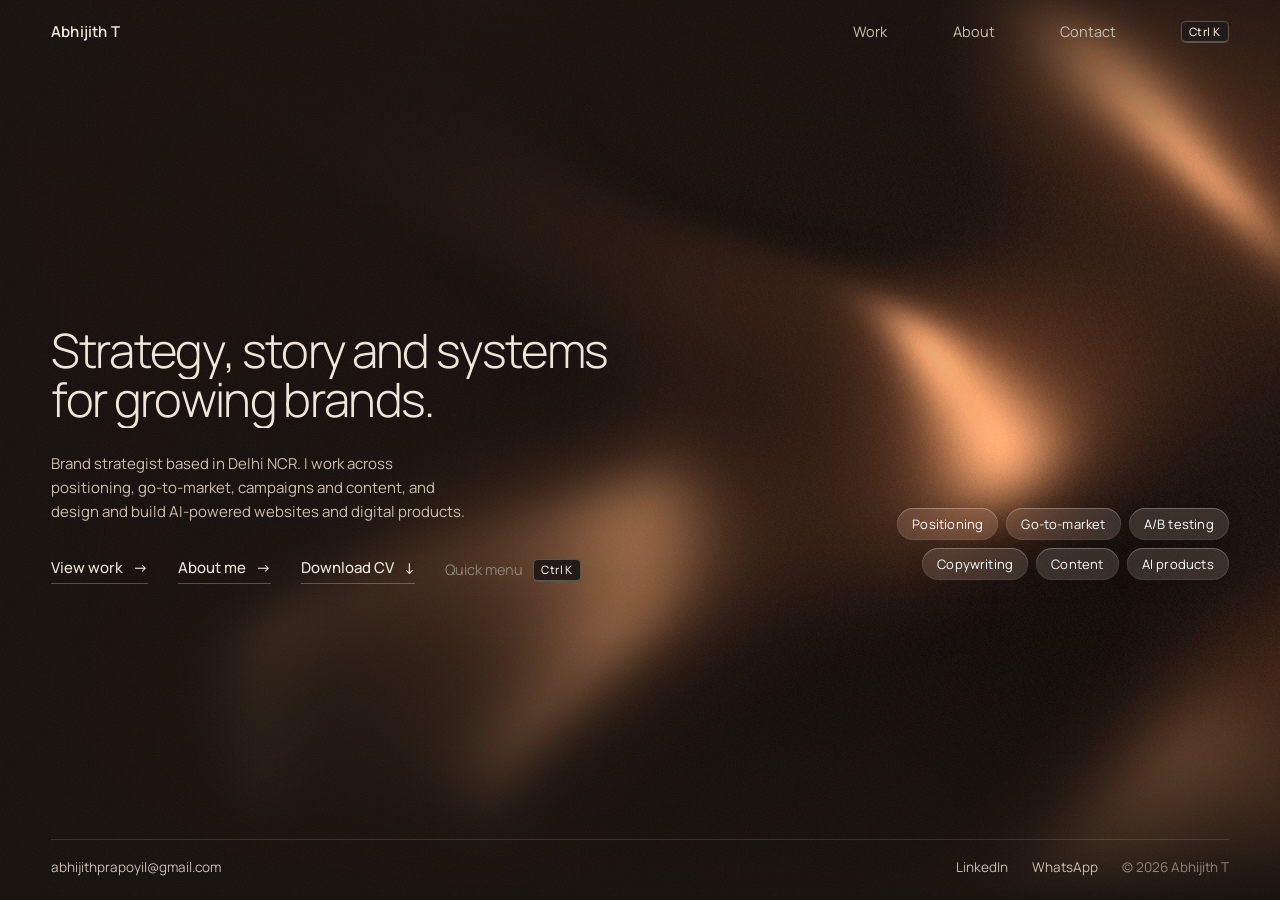
<file: index.html>
<!doctype html>
<html lang="en">
<head>
<meta charset="utf-8">
<meta name="viewport" content="width=device-width, initial-scale=1, viewport-fit=cover">
<meta name="theme-color" content="#16100C">
<meta name="color-scheme" content="dark">
<title>Abhijith T | Brand Strategist</title>
<meta name="description" content="Abhijith T is a brand strategist based in Delhi NCR, working across positioning, go-to-market, campaigns and content, and building AI-powered websites and digital products.">
<meta property="og:title" content="Abhijith T | Brand Strategist">
<meta property="og:description" content="Strategy, story and systems for growing brands.">
<meta property="og:type" content="website">
<link rel="icon" href="assets/favicon.svg" type="image/svg+xml">
<link rel="preconnect" href="https://fonts.googleapis.com">
<link rel="preconnect" href="https://fonts.gstatic.com" crossorigin>
<link href="https://fonts.googleapis.com/css2?family=Manrope:wght@200..700&display=swap" rel="stylesheet">
<link rel="stylesheet" href="styles.css">
</head>
<body>

<header class="nav" id="nav">
  <div class="wrap nav__in">
    <a href="index.html" class="mark">Abhijith T</a>
    <nav class="nav__links" aria-label="Main">
      <a href="work.html">Work</a>
      <a href="about.html">About</a>
      <a href="about.html#contact">Contact</a>
    </nav>
  </div>
</header>

<main id="top">

<section class="hero hero--home" data-silk-area>
  <canvas class="hero__silk" data-silk aria-hidden="true"></canvas>
  <div class="wrap hero__in">
    <div class="hero__text">
      <h1 class="hero__h1" data-vf><span><span>Strategy, story and systems</span></span><span><span>for growing brands.</span></span></h1>
      <p class="hero__sub">Brand strategist based in Delhi NCR. I work across positioning, go-to-market, campaigns and content, and design and build AI-powered websites and digital products.</p>
      <div class="hero__links">
        <a href="work.html" class="link">View work <span>&rarr;</span></a>
        <a href="about.html" class="link">About me <span>&rarr;</span></a>
        <a href="assets/abhijith-t-cv.pdf" class="link" download>Download CV <span>&darr;</span></a>
        <button class="cmdk-hint" type="button" data-cmdk>Quick menu <kbd data-kbd>Ctrl K</kbd></button>
      </div>
    </div>
    <div class="hero__tags" data-depth="18" aria-label="Focus areas">
      <span class="tag">Positioning</span><span class="tag">Go-to-market</span><span class="tag">A/B testing</span>
      <span class="tag">Copywriting</span><span class="tag">Content</span><span class="tag">AI products</span>
    </div>
  </div>
  <div class="wrap homebar">
    <a href="mailto:abhijithprapoyil@gmail.com">abhijithprapoyil@gmail.com</a>
    <span class="homebar__r"><a href="https://www.linkedin.com/in/abheijith" target="_blank" rel="noopener">LinkedIn</a><a href="https://wa.me/918848232086" target="_blank" rel="noopener">WhatsApp</a><span class="homebar__c">&copy; <span id="year">2026</span> Abhijith T</span></span>
  </div>
</section>

</main>

<script src="main.js"></script>
</body>
</html>
</file>
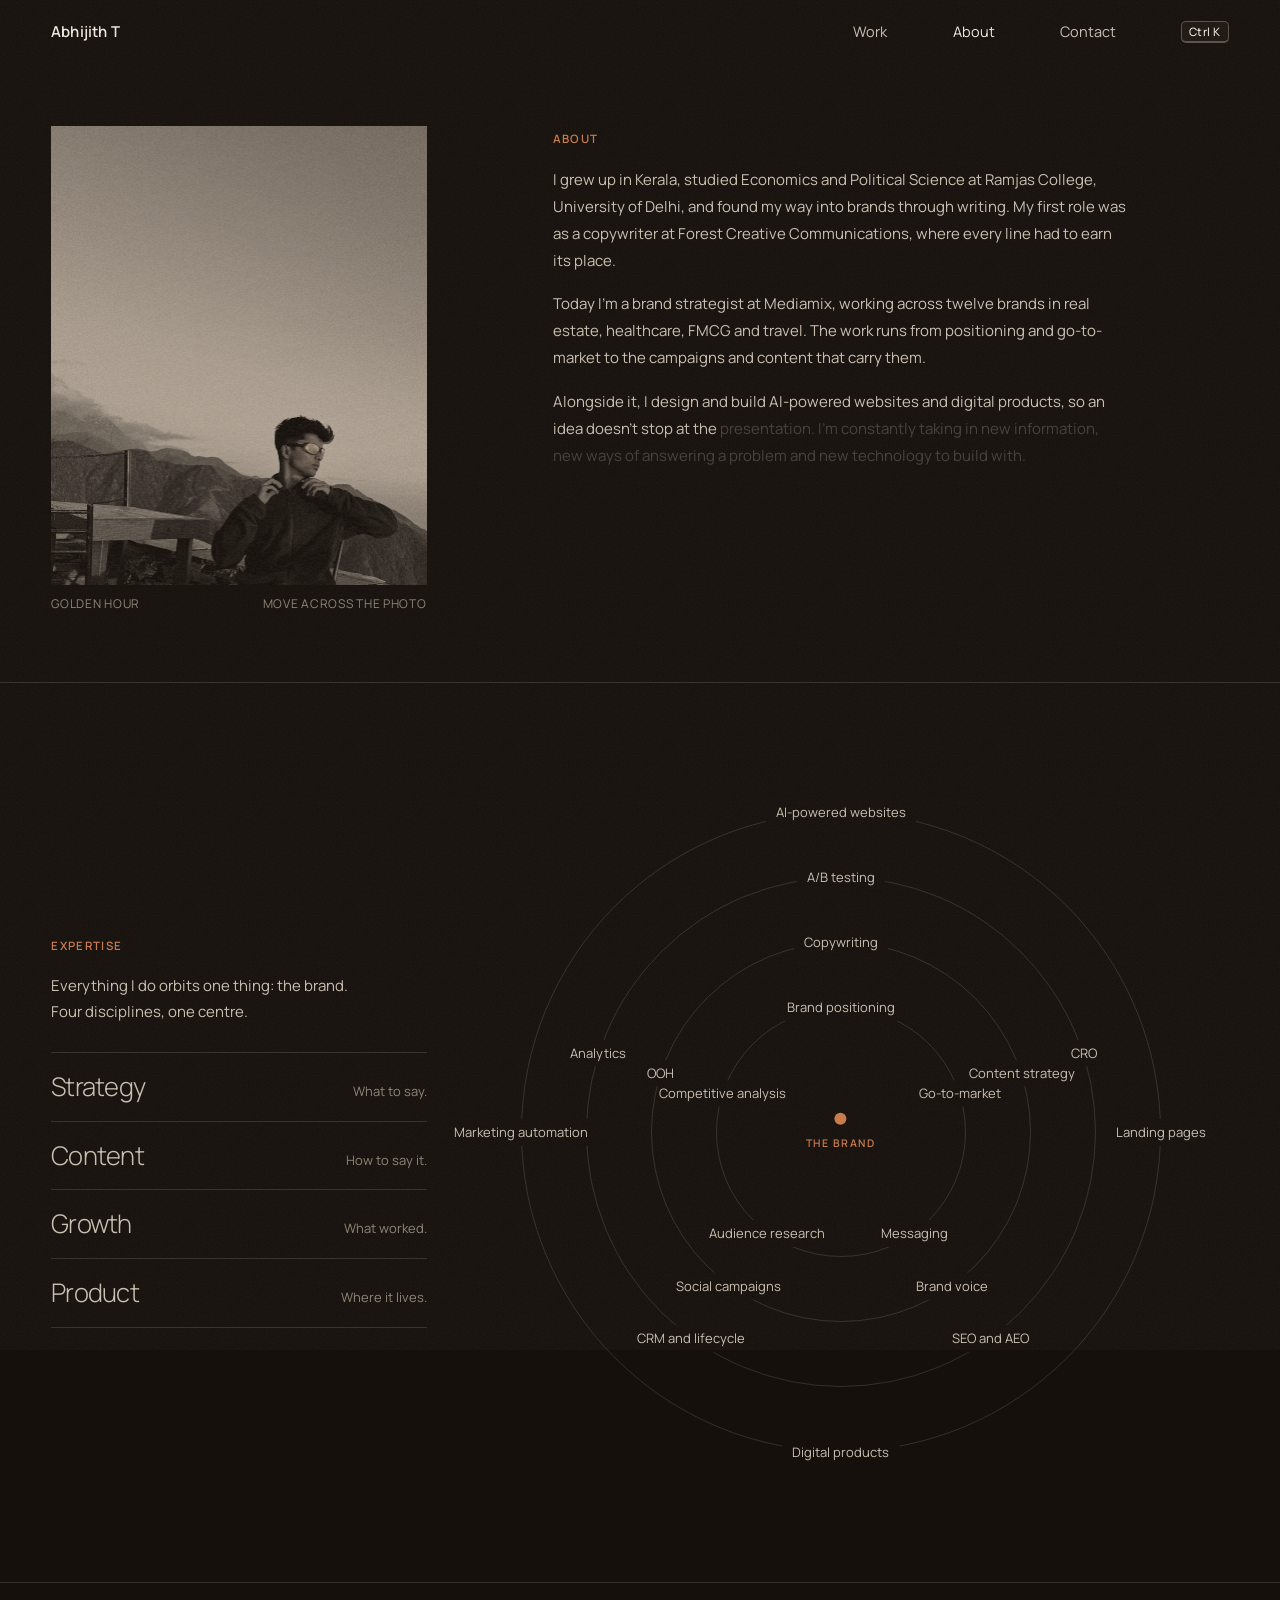
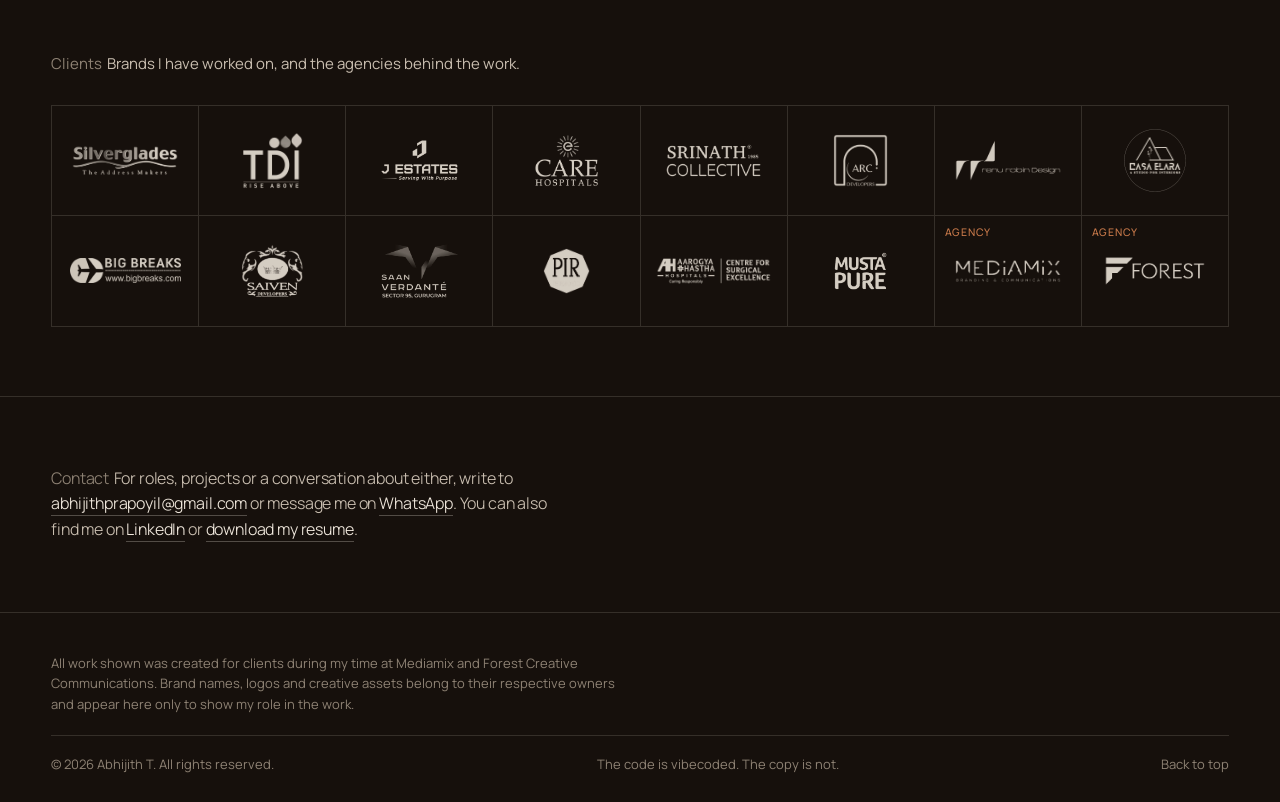
<file: about.html>
<!doctype html>
<html lang="en">
<head>
<meta charset="utf-8">
<meta name="viewport" content="width=device-width, initial-scale=1, viewport-fit=cover">
<meta name="theme-color" content="#16100C">
<meta name="color-scheme" content="dark">
<title>About | Abhijith T</title>
<meta name="description" content="Abhijith T is a brand strategist based in Delhi NCR, working across positioning, go-to-market, campaigns and content, and building AI-powered websites and digital products.">
<meta property="og:title" content="About | Abhijith T">
<meta property="og:description" content="Strategy, story and systems for growing brands.">
<meta property="og:type" content="website">
<link rel="icon" href="assets/favicon.svg" type="image/svg+xml">
<link rel="preconnect" href="https://fonts.googleapis.com">
<link rel="preconnect" href="https://fonts.gstatic.com" crossorigin>
<link href="https://fonts.googleapis.com/css2?family=Manrope:wght@200..700&display=swap" rel="stylesheet">
<link rel="stylesheet" href="styles.css">
</head>
<body>

<header class="nav is-stuck" id="nav">
  <div class="wrap nav__in">
    <a href="index.html" class="mark">Abhijith T</a>
    <nav class="nav__links" aria-label="Main">
      <a href="work.html">Work</a>
      <a href="about.html" aria-current="page">About</a>
      <a href="about.html#contact">Contact</a>
    </nav>
  </div>
</header>

<main id="top">

<section class="section page-first" id="about">
  <div class="wrap">
    <div class="grid about">
      <figure class="about__pic">
        <div class="light" data-light="assets/img/golden.jpg" style="--ar:704/860">
          <img src="assets/img/golden-tone.jpg" alt="Abhijith T at golden hour in the mountains" width="704" height="860" loading="lazy">
        </div>
        <figcaption><span>Golden hour</span><span class="light__hint" data-hint>Move across the photo</span></figcaption>
      </figure>
      <div class="about__text">
        <h2 class="about__lbl">About</h2>
        <div class="lit" data-lit>
          <p>I grew up in Kerala, studied Economics and Political Science at Ramjas College, University of Delhi, and found my way into brands through writing. My first role was as a copywriter at Forest Creative Communications, where every line had to earn its place.</p>
          <p>Today I'm a brand strategist at Mediamix, working across twelve brands in real estate, healthcare, FMCG and travel. The work runs from positioning and go-to-market to the campaigns and content that carry them.</p>
          <p>Alongside it, I design and build AI-powered websites and digital products, so an idea doesn't stop at the presentation. I'm constantly taking in new information, new ways of answering a problem and new technology to build with.</p>
        </div>
      </div>
    </div>
</section>

<section class="section xp2" id="expertise">
  <div class="wrap grid">
    <div class="xp2__side">
      <h2 class="about__lbl">Expertise</h2>
      <p class="xp2__intro">Everything I do orbits one thing: the brand. Four disciplines, one centre.</p>
      <ol class="xpl-list" data-legend>
        <li class="xpl" data-ring="0"><span class="xpl__n">Strategy</span><span class="xpl__l">What to say.</span><ul class="xpl__s"><li>Brand positioning</li><li>Go-to-market</li><li>Messaging</li><li>Audience research</li><li>Competitive analysis</li></ul></li>
        <li class="xpl" data-ring="1"><span class="xpl__n">Content</span><span class="xpl__l">How to say it.</span><ul class="xpl__s"><li>Copywriting</li><li>Content strategy</li><li>Brand voice</li><li>Social campaigns</li><li>OOH</li></ul></li>
        <li class="xpl" data-ring="2"><span class="xpl__n">Growth</span><span class="xpl__l">What worked.</span><ul class="xpl__s"><li>A/B testing</li><li>CRO</li><li>SEO and AEO</li><li>CRM and lifecycle</li><li>Analytics</li></ul></li>
        <li class="xpl" data-ring="3"><span class="xpl__n">Product</span><span class="xpl__l">Where it lives.</span><ul class="xpl__s"><li>AI-powered websites</li><li>Landing pages</li><li>Digital products</li><li>Marketing automation</li></ul></li>
      </ol>
    </div>
    <div class="xp2__main" aria-hidden="true">
      <div class="sys" data-sys>
        <div class="ring" data-ring="0" style="--r:125px;--n:5;--t:110s;--dir:normal;--cdir:reverse"><ul><li style="--i:0"><span><em>Brand positioning</em></span></li><li style="--i:1"><span><em>Go-to-market</em></span></li><li style="--i:2"><span><em>Messaging</em></span></li><li style="--i:3"><span><em>Audience research</em></span></li><li style="--i:4"><span><em>Competitive analysis</em></span></li></ul></div>
        <div class="ring" data-ring="1" style="--r:190px;--n:5;--t:150s;--dir:reverse;--cdir:normal"><ul><li style="--i:0"><span><em>Copywriting</em></span></li><li style="--i:1"><span><em>Content strategy</em></span></li><li style="--i:2"><span><em>Brand voice</em></span></li><li style="--i:3"><span><em>Social campaigns</em></span></li><li style="--i:4"><span><em>OOH</em></span></li></ul></div>
        <div class="ring" data-ring="2" style="--r:255px;--n:5;--t:190s;--dir:normal;--cdir:reverse"><ul><li style="--i:0"><span><em>A/B testing</em></span></li><li style="--i:1"><span><em>CRO</em></span></li><li style="--i:2"><span><em>SEO and AEO</em></span></li><li style="--i:3"><span><em>CRM and lifecycle</em></span></li><li style="--i:4"><span><em>Analytics</em></span></li></ul></div>
        <div class="ring" data-ring="3" style="--r:320px;--n:4;--t:230s;--dir:reverse;--cdir:normal"><ul><li style="--i:0"><span><em>AI-powered websites</em></span></li><li style="--i:1"><span><em>Landing pages</em></span></li><li style="--i:2"><span><em>Digital products</em></span></li><li style="--i:3"><span><em>Marketing automation</em></span></li></ul></div>
        <p class="sys__core"><i></i>The brand</p>
      </div>
    </div>
  </div>
</section>

<section class="section" id="clients">
  <div class="wrap">
    <h2 class="sr">Clients</h2>
    <p class="intro"><span class="lbl">Clients</span> Brands I have worked on, and the agencies behind the work.</p>
    <div class="wall reveal" id="wall">
      <figure style="--w:74%"><img src="assets/logos/mono/silverglades.png" alt="Silverglades"></figure>
      <figure style="--w:42%"><img src="assets/logos/mono/tdi.png" alt="TDI"></figure>
      <figure style="--w:54%"><img src="assets/logos/mono/j-estates.png" alt="J Estates"></figure>
      <figure style="--w:44%"><img src="assets/logos/mono/care.png" alt="CARE Hospitals"></figure>
      <figure style="--w:66%"><img src="assets/logos/mono/srinath-collective.png" alt="Srinath Collective"></figure>
      <figure style="--w:38%"><img src="assets/logos/mono/arc.png" alt="Arc Developers"></figure>
      <figure style="--w:74%"><img src="assets/logos/mono/rrd.png" alt="Renu Robin Design"></figure>
      <figure style="--w:44%"><img src="assets/logos/mono/casa-elara.png" alt="Casa Elara"></figure>
      <figure style="--w:76%"><img src="assets/logos/mono/big-breaks.png" alt="Big Breaks"></figure>
      <figure style="--w:43%"><img src="assets/logos/mono/saiven.png" alt="Saiven Developers"></figure>
      <figure style="--w:54%"><img src="assets/logos/mono/saan-verdante.png" alt="Saan Verdante"></figure>
      <figure style="--w:32%"><img src="assets/logos/mono/pir.png" alt="PIR"></figure>
      <figure style="--w:80%"><img src="assets/logos/mono/ahh.png" alt="Aarogya Hastha Hospitals"></figure>
      <figure style="--w:36%"><img src="assets/logos/mono/mustapure.png" alt="Mustapure"></figure>
      <figure class="ag" style="--w:74%"><img src="assets/logos/mono/mediamix.png" alt="Mediamix"></figure>
      <figure class="ag" style="--w:70%"><img src="assets/logos/mono/forest-creative.png" alt="Forest Creative Communications"></figure>
    </div>
  </div>
</section>

<section class="section" id="contact">
  <div class="wrap">
    <h2 class="sr">Contact</h2>
    <p class="say reveal"><span class="lbl">Contact</span> For roles, projects or a conversation about either, write to <a class="mail" id="mail" href="mailto:abhijithprapoyil@gmail.com">abhijithprapoyil@gmail.com</a> or message me on <a href="https://wa.me/918848232086" target="_blank" rel="noopener">WhatsApp</a>. You can also find me on <a href="https://www.linkedin.com/in/abheijith" target="_blank" rel="noopener">LinkedIn</a> or <a href="assets/abhijith-t-cv.pdf" download>download my resume</a>.</p>
  </div>
</section>

</main>

<footer class="foot">
  <div class="wrap">
    <p class="foot__note">All work shown was created for clients during my time at Mediamix and Forest Creative Communications. Brand names, logos and creative assets belong to their respective owners and appear here only to show my role in the work.</p>
    <div class="foot__bar">
      <span>&copy; <span id="year">2026</span> Abhijith T. All rights reserved.</span>
      <span>The code is vibecoded. The copy is not.</span>
      <a href="#top">Back to top</a>
    </div>
  </div>
</footer>

<div class="pill" id="pill" aria-hidden="true">Copy email</div>
<script src="main.js"></script>
</body>
</html>
</file>
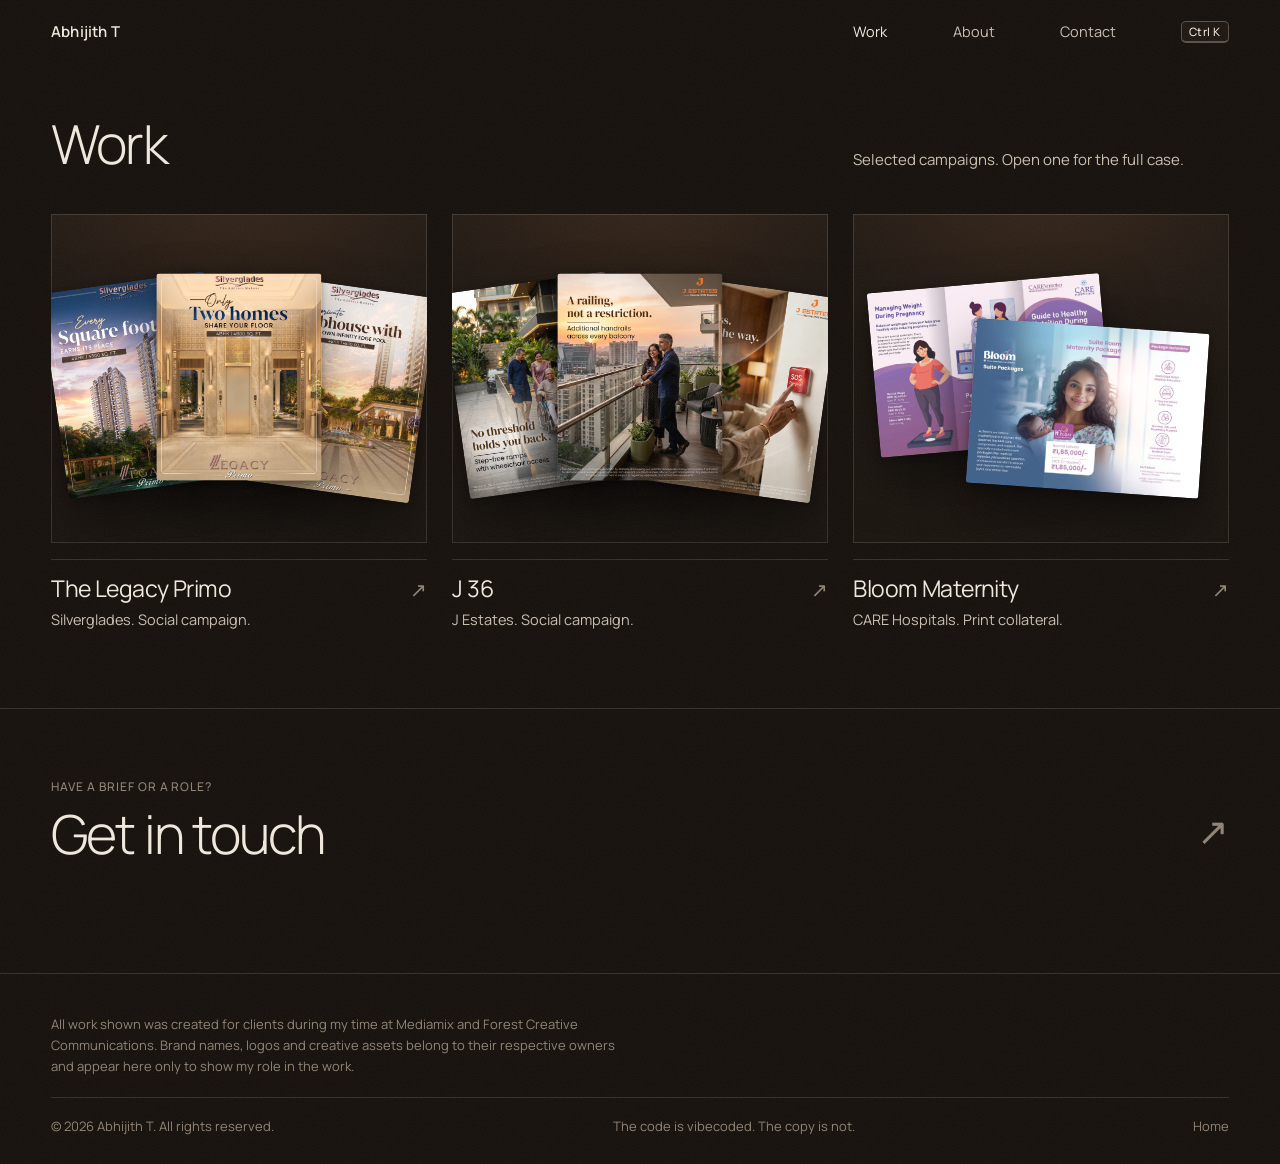
<file: work.html>
<!doctype html>
<html lang="en">
<head>
<meta charset="utf-8">
<meta name="viewport" content="width=device-width, initial-scale=1, viewport-fit=cover">
<meta name="theme-color" content="#16100C">
<meta name="color-scheme" content="dark">
<title>Work | Abhijith T</title>
<meta name="description" content="Selected campaigns by Abhijith T: The Legacy Primo, J 36 and Bloom Maternity.">
<link rel="icon" href="assets/favicon.svg" type="image/svg+xml">
<link rel="preconnect" href="https://fonts.googleapis.com">
<link rel="preconnect" href="https://fonts.gstatic.com" crossorigin>
<link href="https://fonts.googleapis.com/css2?family=Manrope:wght@200..700&display=swap" rel="stylesheet">
<link rel="stylesheet" href="styles.css">
</head>
<body>

<header class="nav is-stuck" id="nav">
  <div class="wrap nav__in">
    <a href="index.html" class="mark">Abhijith T</a>
    <nav class="nav__links" aria-label="Main">
      <a href="work.html" aria-current="page">Work</a>
      <a href="about.html">About</a>
      <a href="about.html#contact">Contact</a>
    </nav>
  </div>
</header>

<main>
<section class="page-top">
  <div class="wrap">
    <div class="shead">
      <h1>Work</h1>
      <p>Selected campaigns. Open one for the full case.</p>
    </div>

    <div class="works">
      <a class="wcard reveal" href="work/legacy-primo.html">
        <div class="wcard__art">
          <img src="assets/img/primo-1.webp" alt="" loading="lazy"><img src="assets/img/primo-2.webp" alt="" loading="lazy"><img src="assets/img/primo-5.webp" alt="" loading="lazy">
        </div>
        <div class="wcard__meta">
          <h2 class="wcard__title">The Legacy Primo</h2><span class="wcard__arrow" aria-hidden="true">&nearr;</span>
          <p class="wcard__sub">Silverglades. Social campaign.</p>
        </div>
      </a>

      <a class="wcard reveal" href="work/j-36.html">
        <div class="wcard__art">
          <img src="assets/img/j36-2.webp" alt="" loading="lazy"><img src="assets/img/j36-4.webp" alt="" loading="lazy"><img src="assets/img/j36-9.webp" alt="" loading="lazy">
        </div>
        <div class="wcard__meta">
          <h2 class="wcard__title">J 36</h2><span class="wcard__arrow" aria-hidden="true">&nearr;</span>
          <p class="wcard__sub">J Estates. Social campaign.</p>
        </div>
      </a>

      <a class="wcard reveal" href="work/care-hospitals.html">
        <div class="wcard__art wcard__art--wide">
          <img src="assets/img/care-2.jpg" alt="" loading="lazy"><img src="assets/img/care-1.jpg" alt="" loading="lazy">
        </div>
        <div class="wcard__meta">
          <h2 class="wcard__title">Bloom Maternity</h2><span class="wcard__arrow" aria-hidden="true">&nearr;</span>
          <p class="wcard__sub">CARE Hospitals. Print collateral.</p>
        </div>
      </a>
    </div>
  </div>
</section>

<section class="section" style="margin-top:clamp(52px,6vw,80px)">
  <div class="wrap">
    <a class="nextrow" href="about.html#contact" style="border-top:0;padding-top:0">
      <span><small class="cap">Have a brief or a role?</small><b>Get in touch</b></span>
      <span class="arr" aria-hidden="true">&nearr;</span>
    </a>
  </div>
</section>
</main>

<footer class="foot">
  <div class="wrap">
    <p class="foot__note">All work shown was created for clients during my time at Mediamix and Forest Creative Communications. Brand names, logos and creative assets belong to their respective owners and appear here only to show my role in the work.</p>
    <div class="foot__bar">
      <span>&copy; <span id="year">2026</span> Abhijith T. All rights reserved.</span>
      <span>The code is vibecoded. The copy is not.</span>
      <a href="index.html">Home</a>
    </div>
  </div>
</footer>

<script src="main.js"></script>
</body>
</html>
</file>
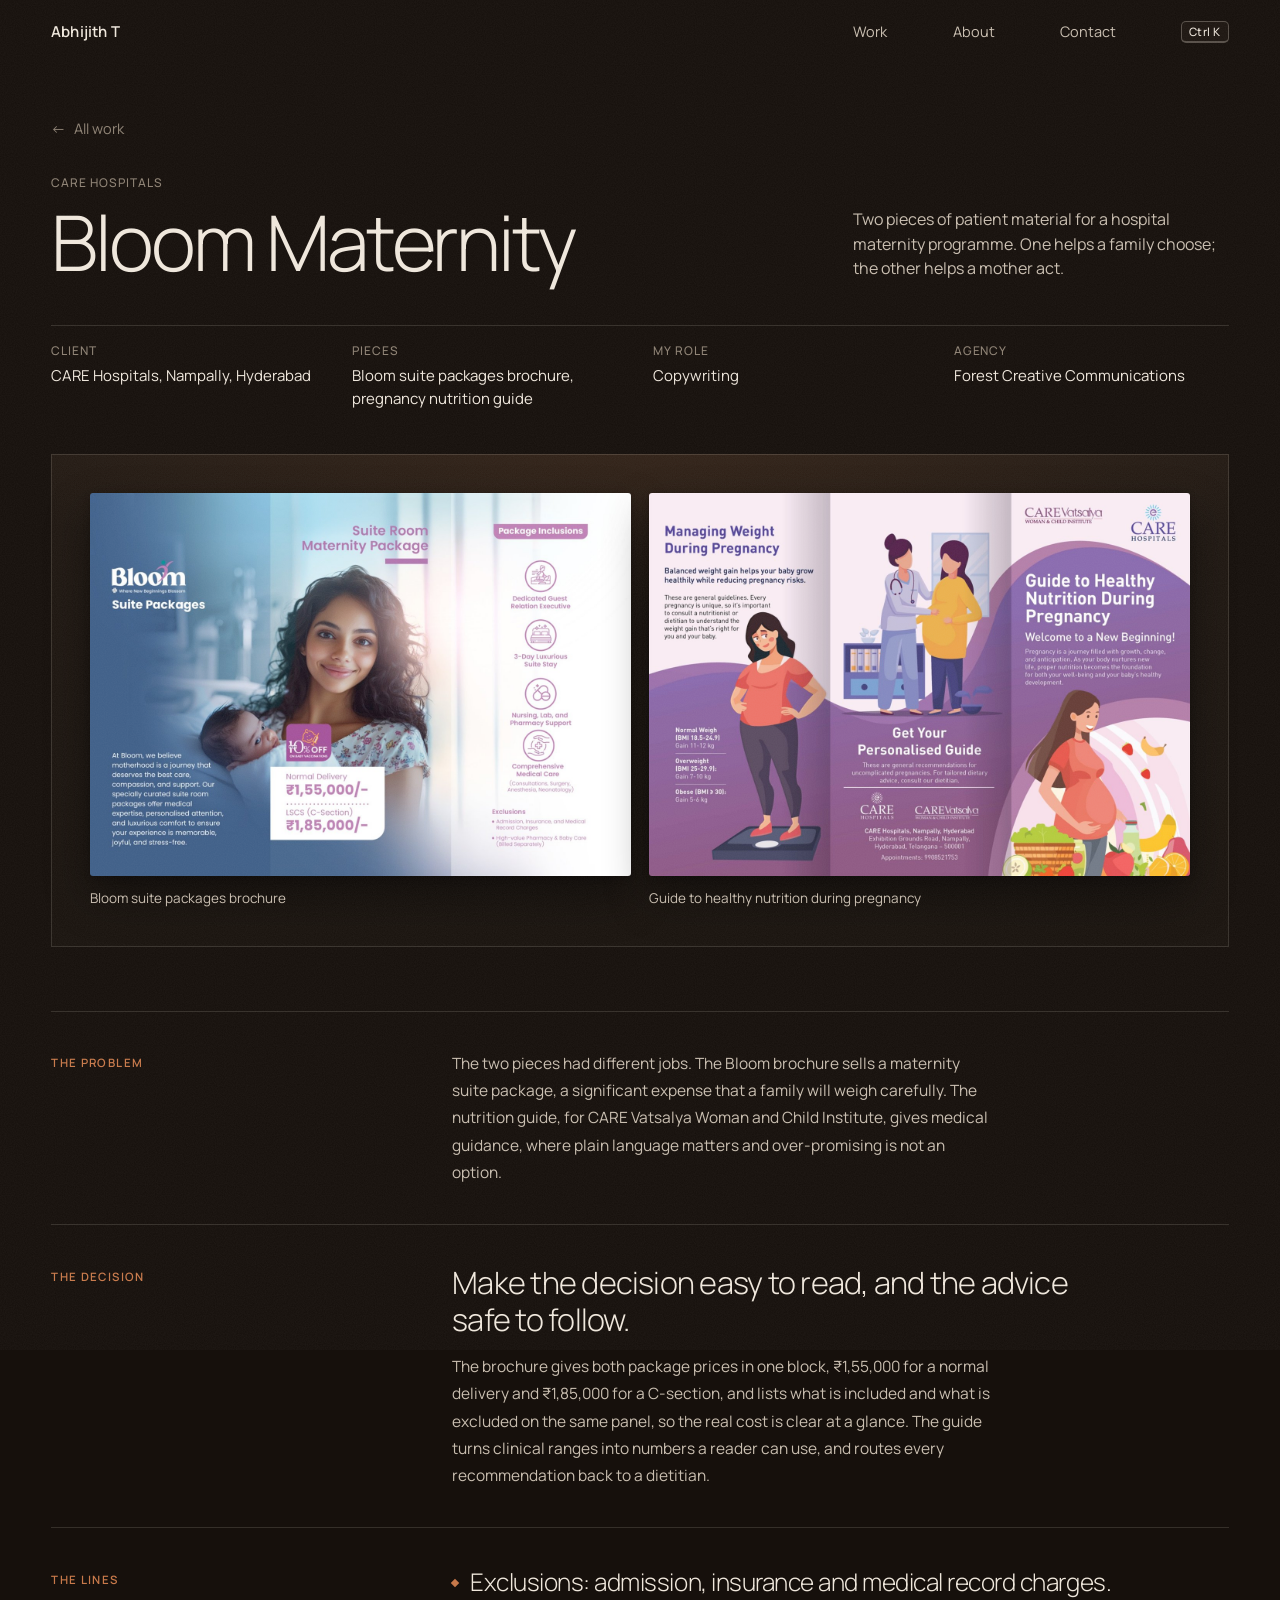
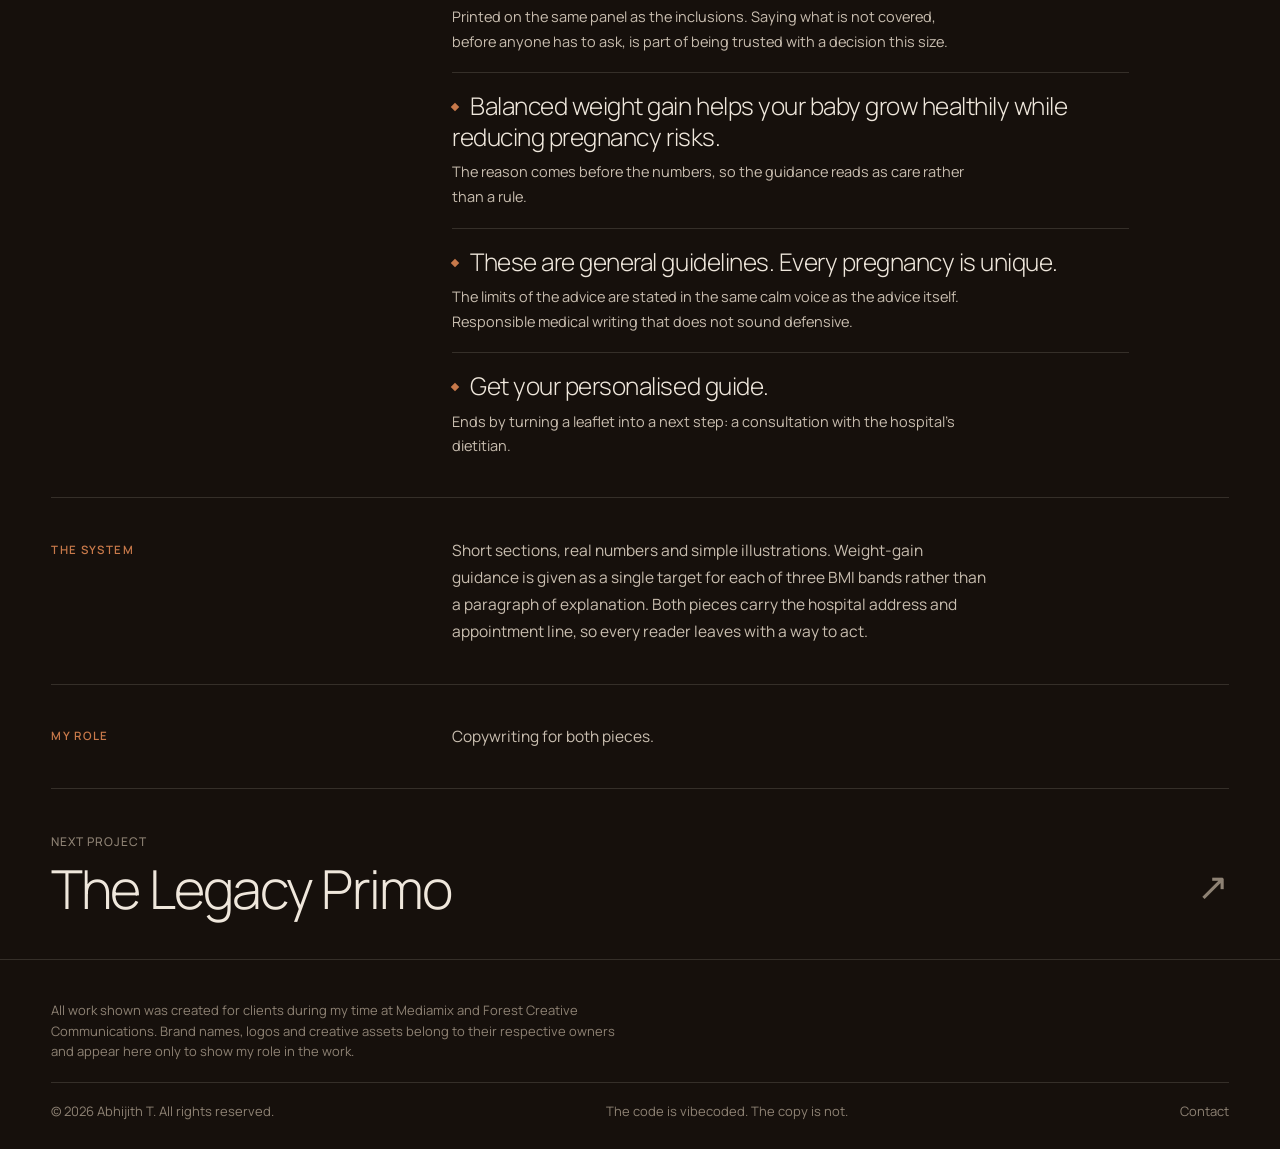
<file: work/care-hospitals.html>
<!doctype html>
<html lang="en">
<head>
<meta charset="utf-8">
<meta name="viewport" content="width=device-width, initial-scale=1, viewport-fit=cover">
<meta name="theme-color" content="#16100C">
<meta name="color-scheme" content="dark">
<title>Bloom Maternity, CARE Hospitals | Abhijith T</title>
<meta name="description" content="Two pieces of patient material for a hospital maternity programme: one helps a family choose, the other helps a mother act.">
<link rel="icon" href="../assets/favicon.svg" type="image/svg+xml">
<link rel="preconnect" href="https://fonts.googleapis.com">
<link rel="preconnect" href="https://fonts.gstatic.com" crossorigin>
<link href="https://fonts.googleapis.com/css2?family=Manrope:wght@200..700&display=swap" rel="stylesheet">
<link rel="stylesheet" href="../styles.css">
</head>
<body>

<header class="nav is-stuck" id="nav">
  <div class="wrap nav__in">
    <a href="../index.html" class="mark">Abhijith T</a>
    <nav class="nav__links" aria-label="Main">
      <a href="../work.html">Work</a>
      <a href="../about.html">About</a>
      <a href="../about.html#contact">Contact</a>
    </nav>
  </div>
</header>

<main>
<section class="case-hero">
  <div class="wrap">
    <a href="../work.html" class="backlink"><span aria-hidden="true">&larr;</span> All work</a>
    <div class="grid case-hero__top">
      <div>
        <p class="case-hero__client cap">CARE Hospitals</p>
        <h1 class="case-hero__title">Bloom Maternity</h1>
      </div>
      <p class="case-hero__lead">Two pieces of patient material for a hospital maternity programme. One helps a family choose; the other helps a mother act.</p>
    </div>
    <dl class="facts">
      <div><dt>Client</dt><dd>CARE Hospitals, Nampally, Hyderabad</dd></div>
      <div><dt>Pieces</dt><dd>Bloom suite packages brochure, pregnancy nutrition guide</dd></div>
      <div><dt>My role</dt><dd>Copywriting</dd></div>
      <div><dt>Agency</dt><dd>Forest Creative Communications</dd></div>
    </dl>
  </div>
</section>

<section>
  <div class="wrap">
    <div class="gallery gallery--wide" style="--cols:2">
      <div class="gallery__grid">
        <figure data-zoom><img src="../assets/img/care-1.jpg" alt="Bloom suite packages brochure" loading="lazy"><figcaption>Bloom suite packages brochure</figcaption></figure>
        <figure data-zoom><img src="../assets/img/care-2.jpg" alt="Guide to healthy nutrition during pregnancy" loading="lazy"><figcaption>Guide to healthy nutrition during pregnancy</figcaption></figure>
      </div>
    </div>
  </div>
</section>


<section class="cs">
  <div class="wrap">
    <div class="cs__row reveal"><h2 class="cs__label">The problem</h2><div class="cs__body"><p>The two pieces had different jobs. The Bloom brochure sells a maternity suite package, a significant expense that a family will weigh carefully. The nutrition guide, for CARE Vatsalya Woman and Child Institute, gives medical guidance, where plain language matters and over-promising is not an option.</p></div></div>
    <div class="cs__row reveal"><h2 class="cs__label">The decision</h2><div class="cs__body"><p class="cs__pull">Make the decision easy to read, and the advice safe to follow.</p><p>The brochure gives both package prices in one block, &#8377;1,55,000 for a normal delivery and &#8377;1,85,000 for a C-section, and lists what is included and what is excluded on the same panel, so the real cost is clear at a glance. The guide turns clinical ranges into numbers a reader can use, and routes every recommendation back to a dietitian.</p></div></div>
    <div class="cs__row reveal"><h2 class="cs__label">The lines</h2><div class="cs__body"><ol class="cs__lines"><li><q>Exclusions: admission, insurance and medical record charges.</q><p>Printed on the same panel as the inclusions. Saying what is not covered, before anyone has to ask, is part of being trusted with a decision this size.</p></li><li><q>Balanced weight gain helps your baby grow healthily while reducing pregnancy risks.</q><p>The reason comes before the numbers, so the guidance reads as care rather than a rule.</p></li><li><q>These are general guidelines. Every pregnancy is unique.</q><p>The limits of the advice are stated in the same calm voice as the advice itself. Responsible medical writing that does not sound defensive.</p></li><li><q>Get your personalised guide.</q><p>Ends by turning a leaflet into a next step: a consultation with the hospital's dietitian.</p></li></ol></div></div>
    <div class="cs__row reveal"><h2 class="cs__label">The system</h2><div class="cs__body"><p>Short sections, real numbers and simple illustrations. Weight-gain guidance is given as a single target for each of three BMI bands rather than a paragraph of explanation. Both pieces carry the hospital address and appointment line, so every reader leaves with a way to act.</p></div></div>
    <div class="cs__row reveal"><h2 class="cs__label">My role</h2><div class="cs__body"><p>Copywriting for both pieces.</p></div></div>
  </div>
</section>


<section>
  <div class="wrap">
    <a class="nextrow" href="legacy-primo.html">
      <span><small class="cap">Next project</small><b>The Legacy Primo</b></span>
      <span class="arr" aria-hidden="true">&nearr;</span>
    </a>
  </div>
</section>
</main>

<footer class="foot">
  <div class="wrap">
    <p class="foot__note">All work shown was created for clients during my time at Mediamix and Forest Creative Communications. Brand names, logos and creative assets belong to their respective owners and appear here only to show my role in the work.</p>
    <div class="foot__bar">
      <span>&copy; <span id="year">2026</span> Abhijith T. All rights reserved.</span>
      <span>The code is vibecoded. The copy is not.</span>
      <a href="../about.html#contact">Contact</a>
    </div>
  </div>
</footer>

<div class="lightbox" id="lightbox" role="dialog" aria-modal="true" aria-label="Image preview" hidden>
  <button class="lightbox__close" aria-label="Close">Close</button>
  <img alt="">
</div>
<script src="../main.js"></script>
</body>
</html>
</file>
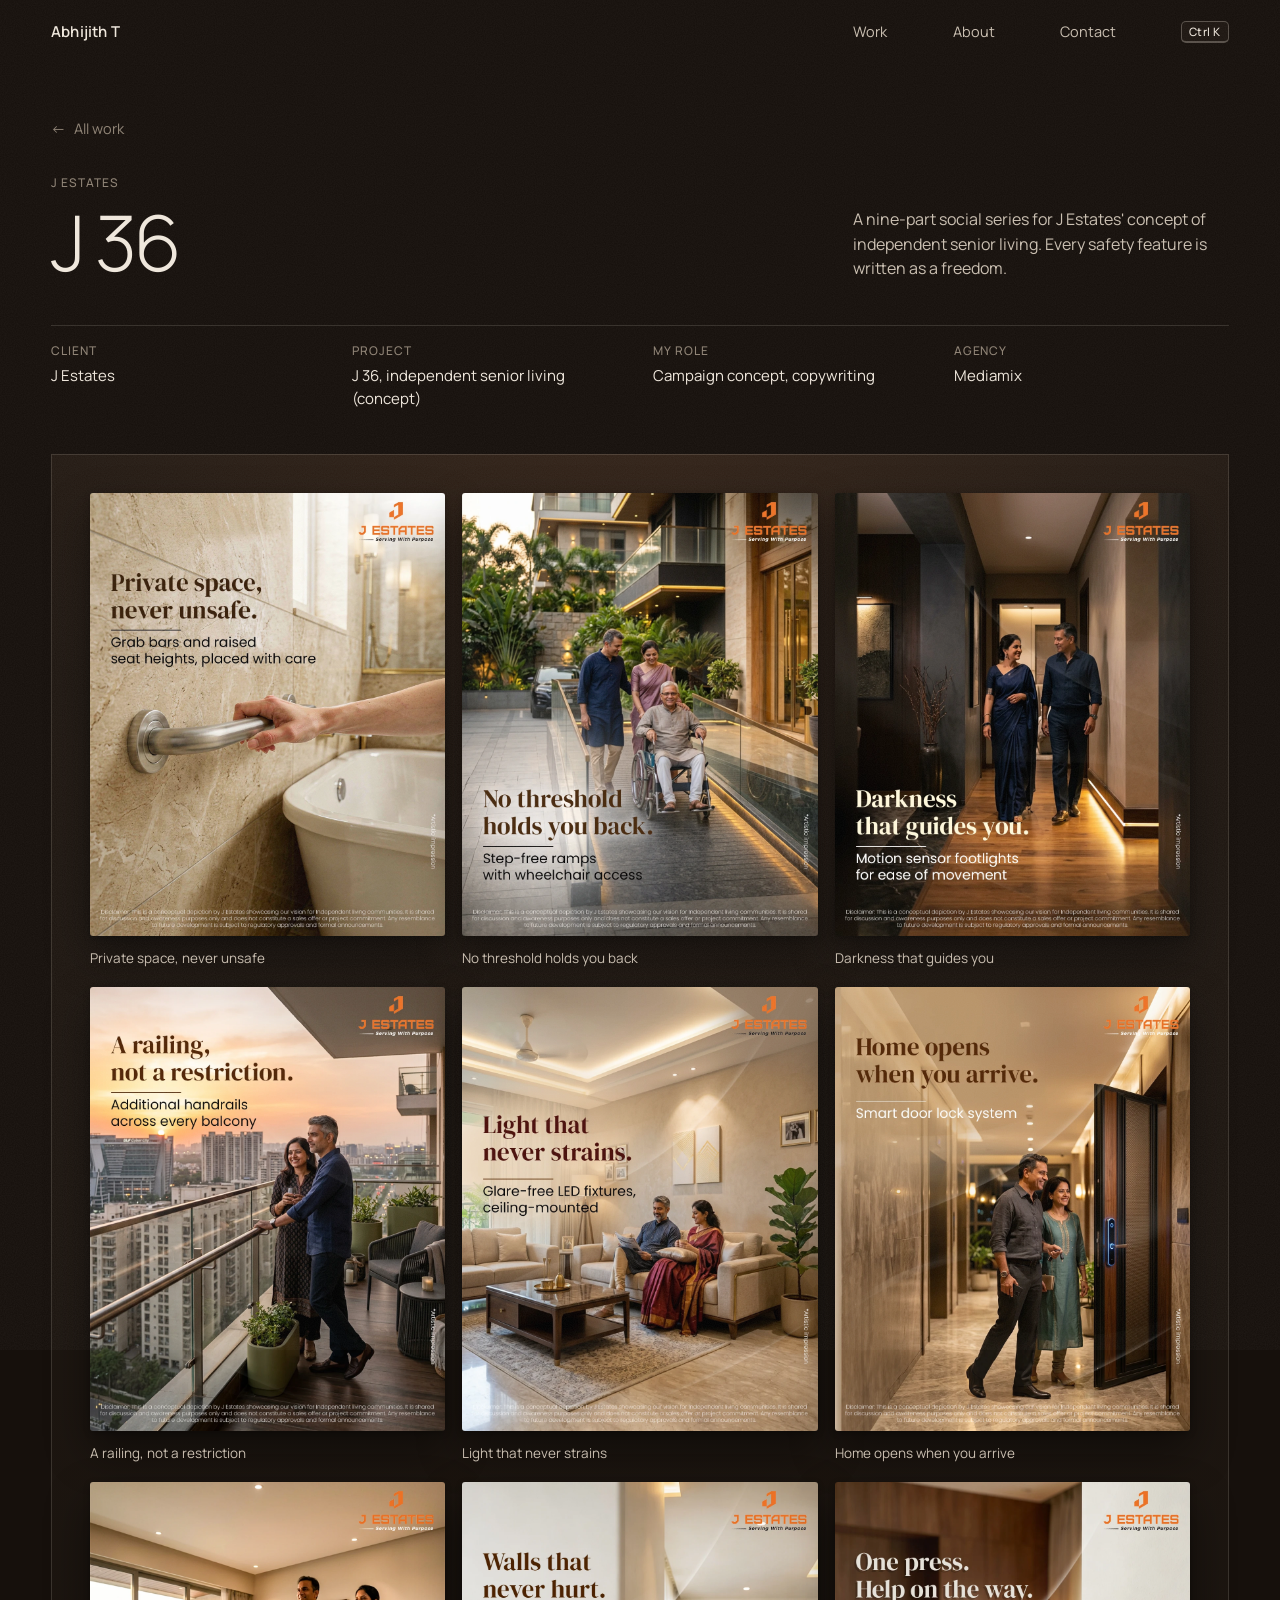
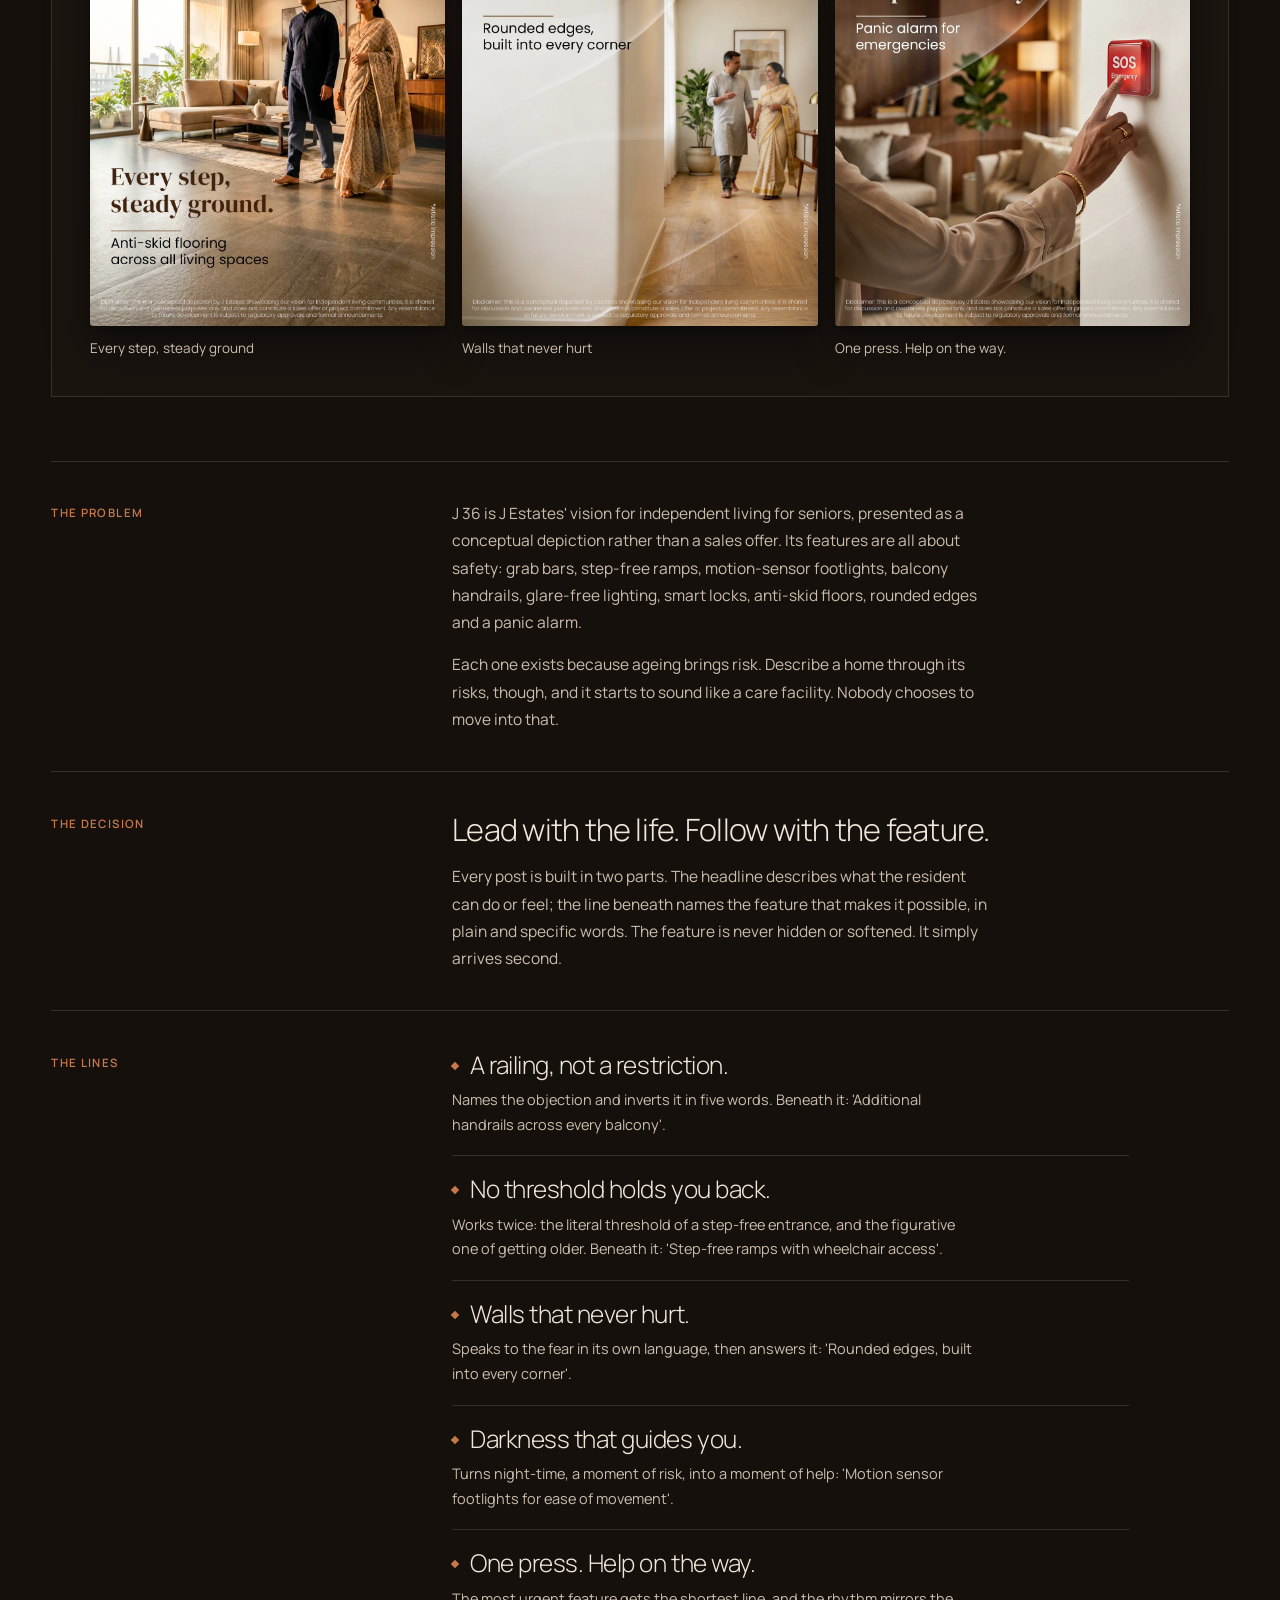
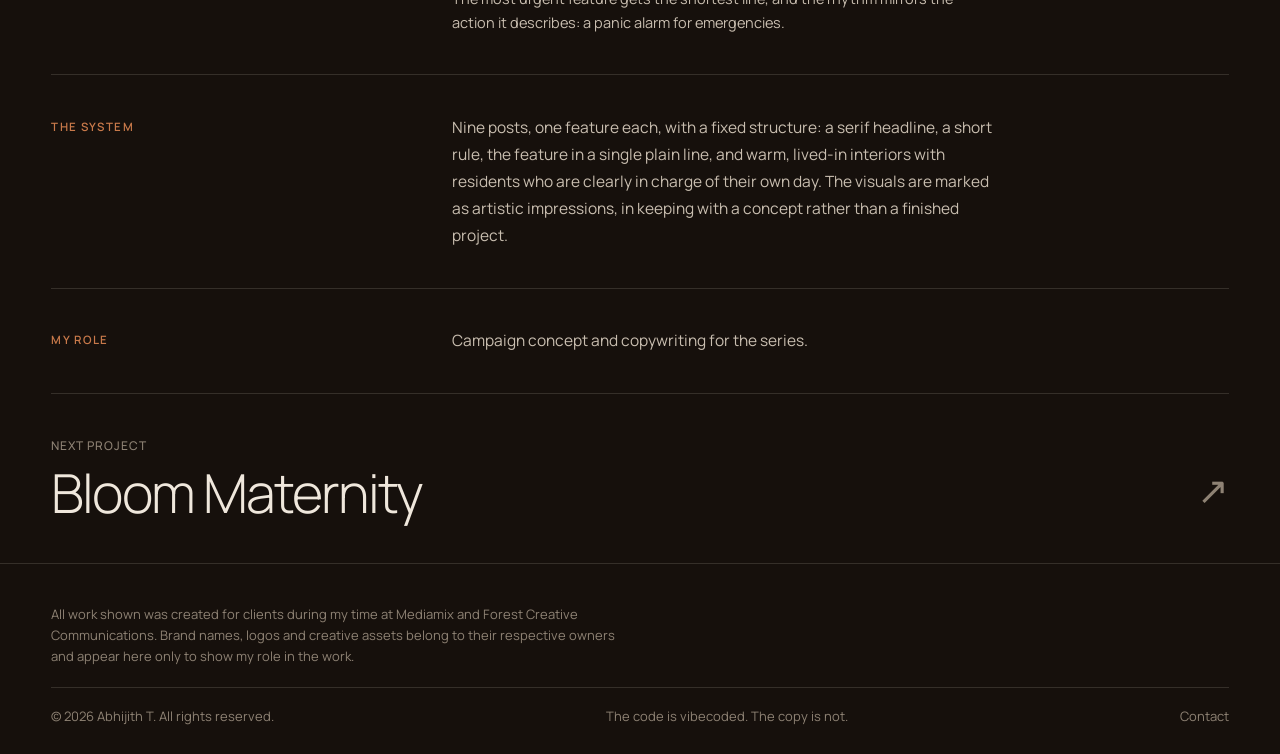
<file: work/j-36.html>
<!doctype html>
<html lang="en">
<head>
<meta charset="utf-8">
<meta name="viewport" content="width=device-width, initial-scale=1, viewport-fit=cover">
<meta name="theme-color" content="#16100C">
<meta name="color-scheme" content="dark">
<title>J 36, J Estates | Abhijith T</title>
<meta name="description" content="A nine-part social series for J Estates' concept of independent senior living, where every safety feature is written as a freedom.">
<link rel="icon" href="../assets/favicon.svg" type="image/svg+xml">
<link rel="preconnect" href="https://fonts.googleapis.com">
<link rel="preconnect" href="https://fonts.gstatic.com" crossorigin>
<link href="https://fonts.googleapis.com/css2?family=Manrope:wght@200..700&display=swap" rel="stylesheet">
<link rel="stylesheet" href="../styles.css">
</head>
<body>

<header class="nav is-stuck" id="nav">
  <div class="wrap nav__in">
    <a href="../index.html" class="mark">Abhijith T</a>
    <nav class="nav__links" aria-label="Main">
      <a href="../work.html">Work</a>
      <a href="../about.html">About</a>
      <a href="../about.html#contact">Contact</a>
    </nav>
  </div>
</header>

<main>
<section class="case-hero">
  <div class="wrap">
    <a href="../work.html" class="backlink"><span aria-hidden="true">&larr;</span> All work</a>
    <div class="grid case-hero__top">
      <div>
        <p class="case-hero__client cap">J Estates</p>
        <h1 class="case-hero__title">J 36</h1>
      </div>
      <p class="case-hero__lead">A nine-part social series for J Estates' concept of independent senior living. Every safety feature is written as a freedom.</p>
    </div>
    <dl class="facts">
      <div><dt>Client</dt><dd>J Estates</dd></div>
      <div><dt>Project</dt><dd>J 36, independent senior living (concept)</dd></div>
      <div><dt>My role</dt><dd>Campaign concept, copywriting</dd></div>
      <div><dt>Agency</dt><dd>Mediamix</dd></div>
    </dl>
  </div>
</section>

<section>
  <div class="wrap">
    <div class="gallery" style="">
      <div class="gallery__grid">
        <figure data-zoom><img src="../assets/img/j36-1.webp" alt="Private space, never unsafe" loading="lazy"><figcaption>Private space, never unsafe</figcaption></figure>
        <figure data-zoom><img src="../assets/img/j36-2.webp" alt="No threshold holds you back" loading="lazy"><figcaption>No threshold holds you back</figcaption></figure>
        <figure data-zoom><img src="../assets/img/j36-3.webp" alt="Darkness that guides you" loading="lazy"><figcaption>Darkness that guides you</figcaption></figure>
        <figure data-zoom><img src="../assets/img/j36-4.webp" alt="A railing, not a restriction" loading="lazy"><figcaption>A railing, not a restriction</figcaption></figure>
        <figure data-zoom><img src="../assets/img/j36-5.webp" alt="Light that never strains" loading="lazy"><figcaption>Light that never strains</figcaption></figure>
        <figure data-zoom><img src="../assets/img/j36-6.webp" alt="Home opens when you arrive" loading="lazy"><figcaption>Home opens when you arrive</figcaption></figure>
        <figure data-zoom><img src="../assets/img/j36-7.webp" alt="Every step, steady ground" loading="lazy"><figcaption>Every step, steady ground</figcaption></figure>
        <figure data-zoom><img src="../assets/img/j36-8.webp" alt="Walls that never hurt" loading="lazy"><figcaption>Walls that never hurt</figcaption></figure>
        <figure data-zoom><img src="../assets/img/j36-9.webp" alt="One press. Help on the way." loading="lazy"><figcaption>One press. Help on the way.</figcaption></figure>
      </div>
    </div>
  </div>
</section>


<section class="cs">
  <div class="wrap">
    <div class="cs__row reveal"><h2 class="cs__label">The problem</h2><div class="cs__body"><p>J 36 is J Estates' vision for independent living for seniors, presented as a conceptual depiction rather than a sales offer. Its features are all about safety: grab bars, step-free ramps, motion-sensor footlights, balcony handrails, glare-free lighting, smart locks, anti-skid floors, rounded edges and a panic alarm.</p><p>Each one exists because ageing brings risk. Describe a home through its risks, though, and it starts to sound like a care facility. Nobody chooses to move into that.</p></div></div>
    <div class="cs__row reveal"><h2 class="cs__label">The decision</h2><div class="cs__body"><p class="cs__pull">Lead with the life. Follow with the feature.</p><p>Every post is built in two parts. The headline describes what the resident can do or feel; the line beneath names the feature that makes it possible, in plain and specific words. The feature is never hidden or softened. It simply arrives second.</p></div></div>
    <div class="cs__row reveal"><h2 class="cs__label">The lines</h2><div class="cs__body"><ol class="cs__lines"><li><q>A railing, not a restriction.</q><p>Names the objection and inverts it in five words. Beneath it: 'Additional handrails across every balcony'.</p></li><li><q>No threshold holds you back.</q><p>Works twice: the literal threshold of a step-free entrance, and the figurative one of getting older. Beneath it: 'Step-free ramps with wheelchair access'.</p></li><li><q>Walls that never hurt.</q><p>Speaks to the fear in its own language, then answers it: 'Rounded edges, built into every corner'.</p></li><li><q>Darkness that guides you.</q><p>Turns night-time, a moment of risk, into a moment of help: 'Motion sensor footlights for ease of movement'.</p></li><li><q>One press. Help on the way.</q><p>The most urgent feature gets the shortest line, and the rhythm mirrors the action it describes: a panic alarm for emergencies.</p></li></ol></div></div>
    <div class="cs__row reveal"><h2 class="cs__label">The system</h2><div class="cs__body"><p>Nine posts, one feature each, with a fixed structure: a serif headline, a short rule, the feature in a single plain line, and warm, lived-in interiors with residents who are clearly in charge of their own day. The visuals are marked as artistic impressions, in keeping with a concept rather than a finished project.</p></div></div>
    <div class="cs__row reveal"><h2 class="cs__label">My role</h2><div class="cs__body"><p>Campaign concept and copywriting for the series.</p></div></div>
  </div>
</section>


<section>
  <div class="wrap">
    <a class="nextrow" href="care-hospitals.html">
      <span><small class="cap">Next project</small><b>Bloom Maternity</b></span>
      <span class="arr" aria-hidden="true">&nearr;</span>
    </a>
  </div>
</section>
</main>

<footer class="foot">
  <div class="wrap">
    <p class="foot__note">All work shown was created for clients during my time at Mediamix and Forest Creative Communications. Brand names, logos and creative assets belong to their respective owners and appear here only to show my role in the work.</p>
    <div class="foot__bar">
      <span>&copy; <span id="year">2026</span> Abhijith T. All rights reserved.</span>
      <span>The code is vibecoded. The copy is not.</span>
      <a href="../about.html#contact">Contact</a>
    </div>
  </div>
</footer>

<div class="lightbox" id="lightbox" role="dialog" aria-modal="true" aria-label="Image preview" hidden>
  <button class="lightbox__close" aria-label="Close">Close</button>
  <img alt="">
</div>
<script src="../main.js"></script>
</body>
</html>
</file>
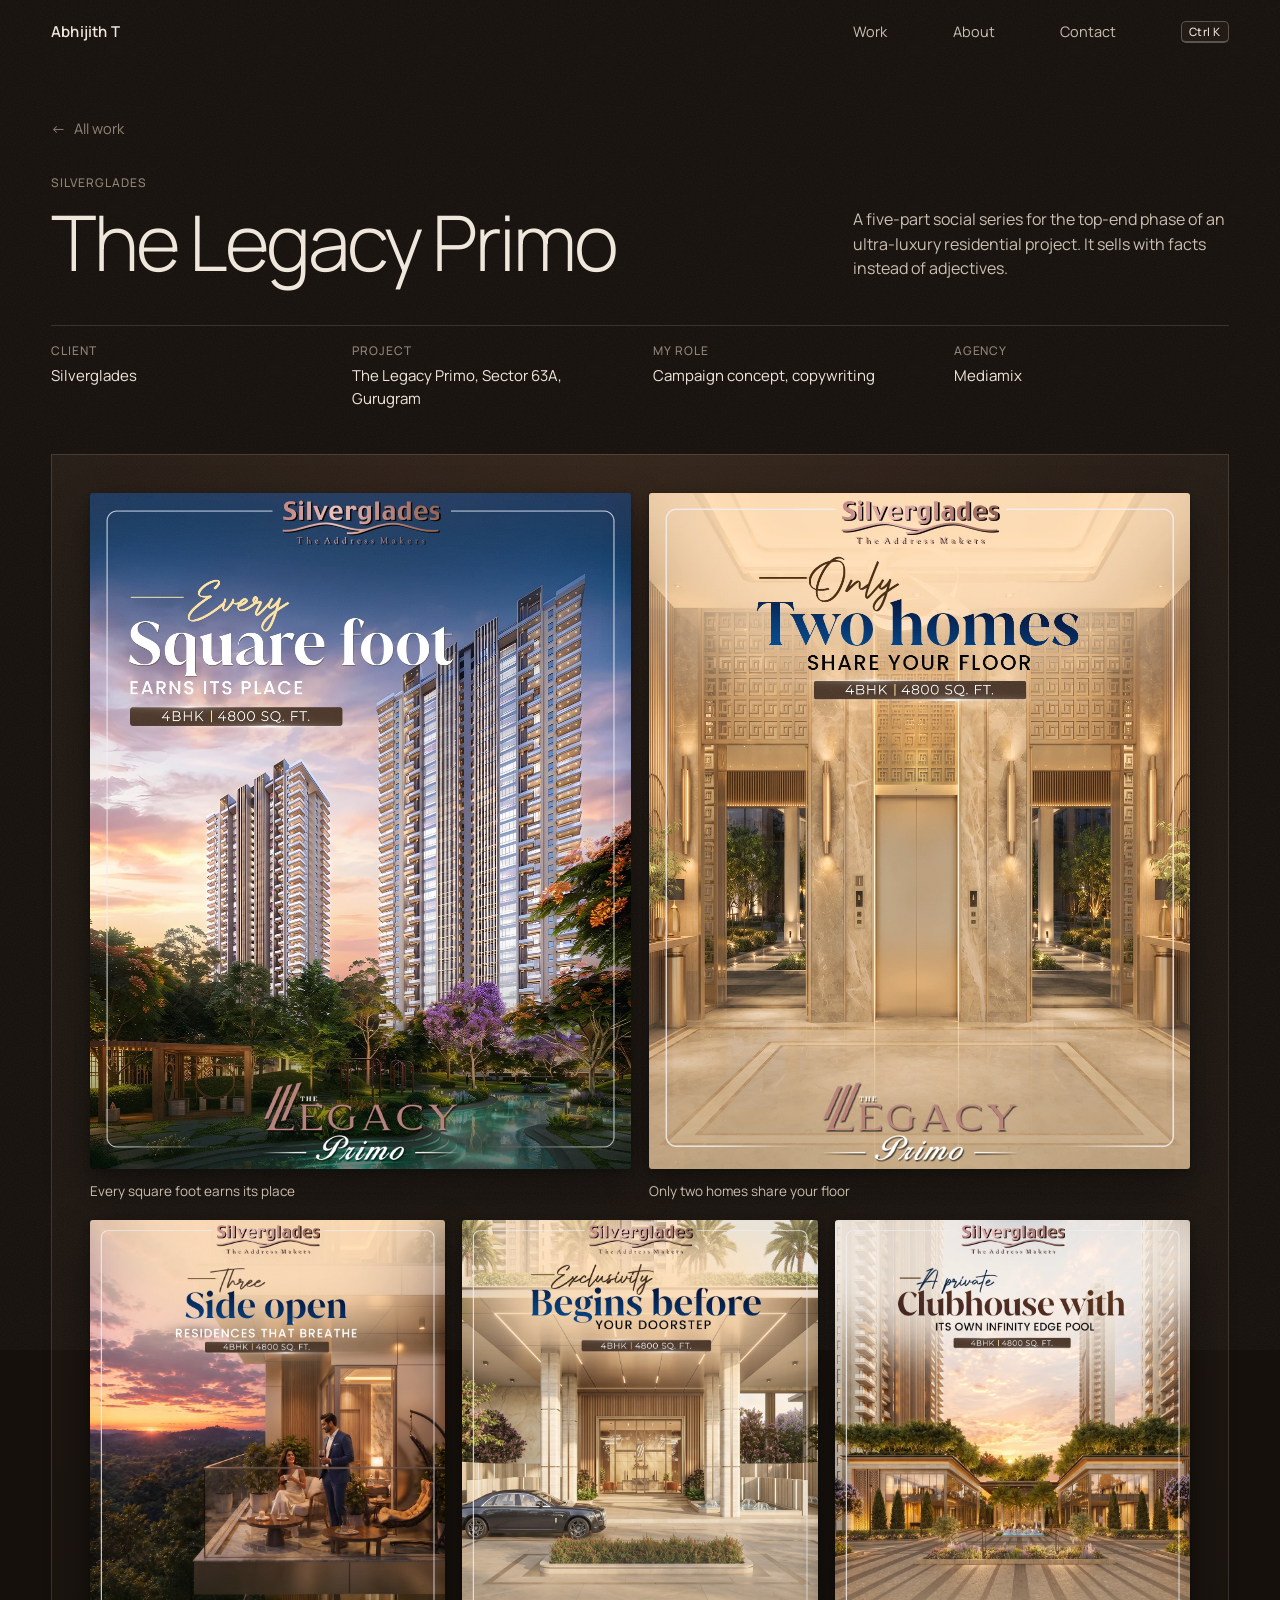
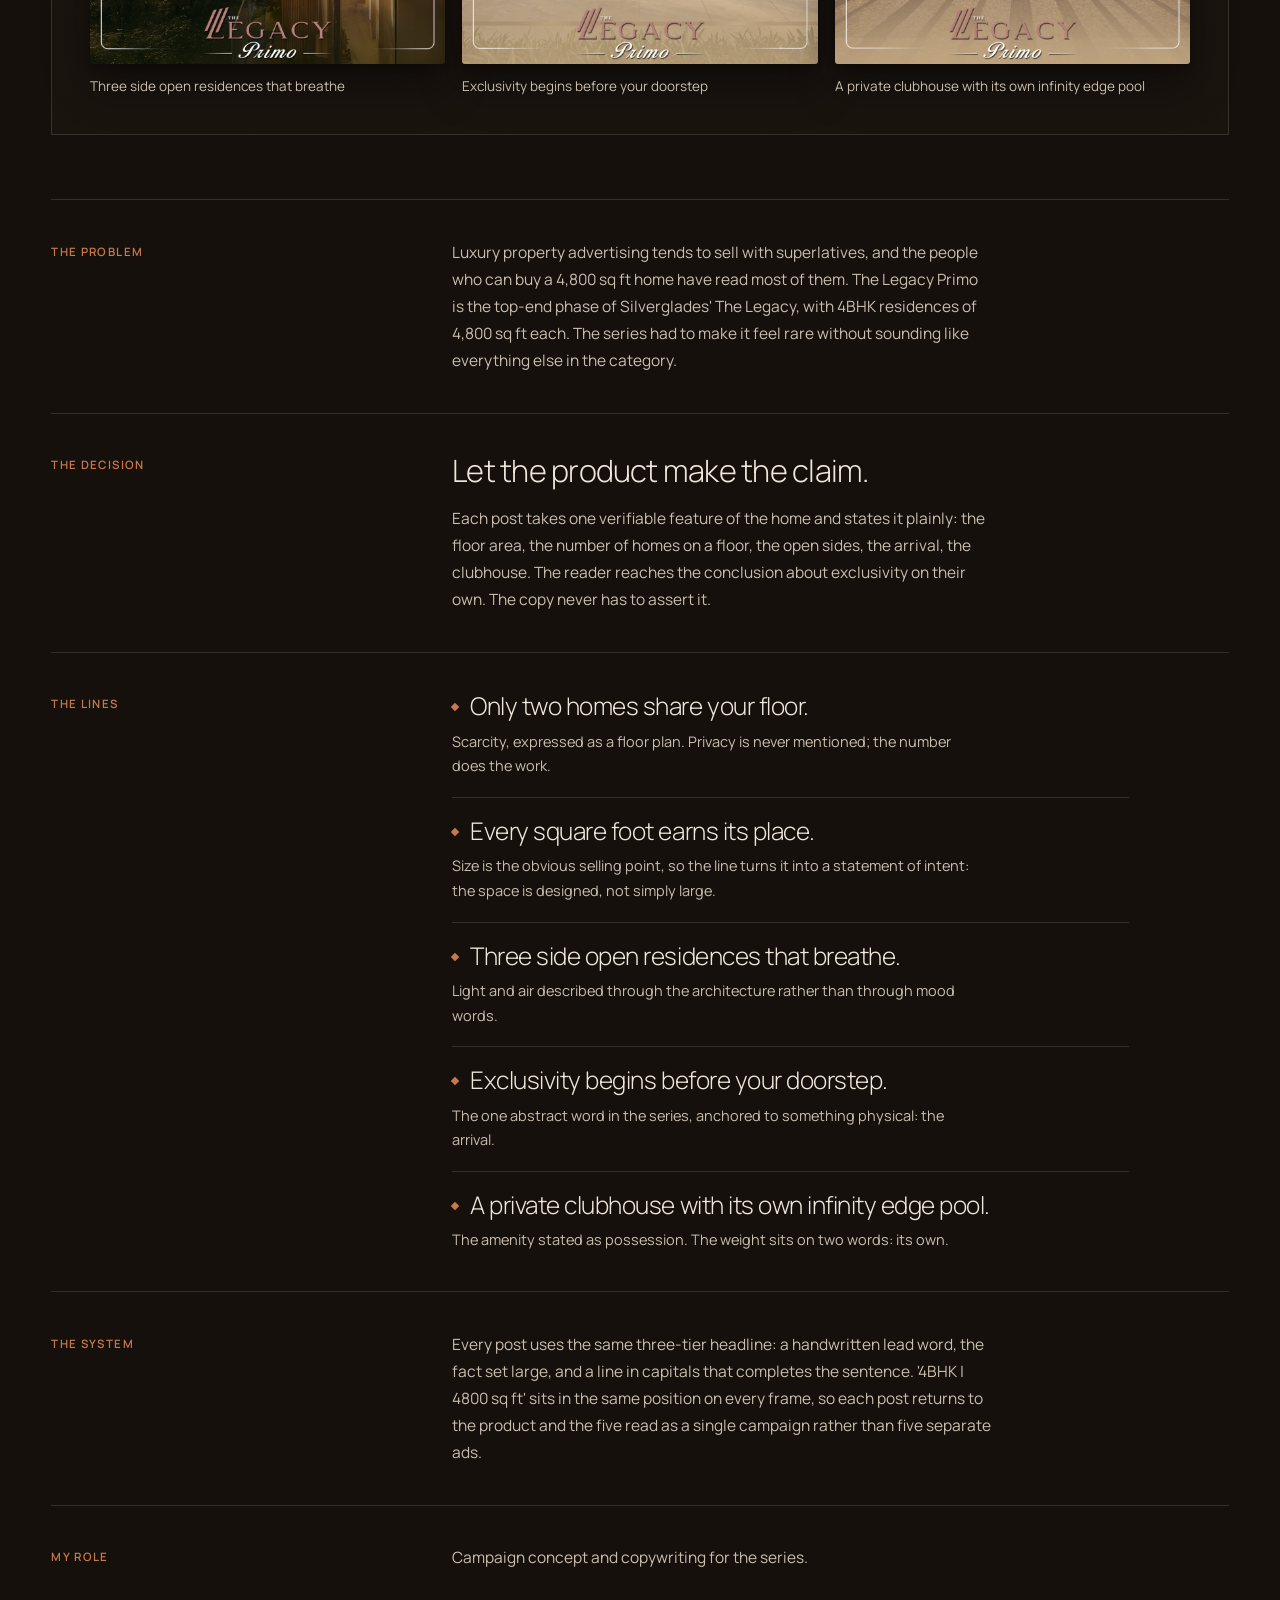
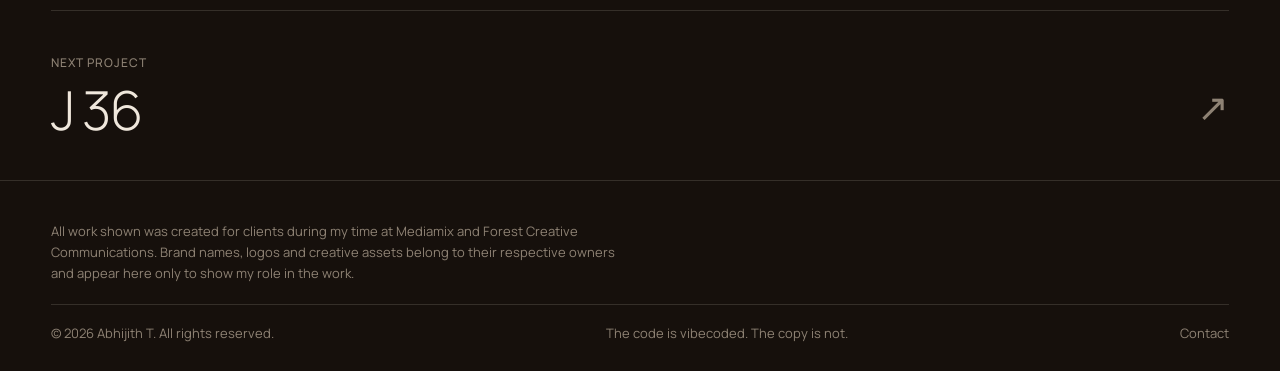
<file: work/legacy-primo.html>
<!doctype html>
<html lang="en">
<head>
<meta charset="utf-8">
<meta name="viewport" content="width=device-width, initial-scale=1, viewport-fit=cover">
<meta name="theme-color" content="#16100C">
<meta name="color-scheme" content="dark">
<title>The Legacy Primo, Silverglades | Abhijith T</title>
<meta name="description" content="A five-part social series for the top-end phase of an ultra-luxury residential project, written to sell with facts instead of adjectives.">
<link rel="icon" href="../assets/favicon.svg" type="image/svg+xml">
<link rel="preconnect" href="https://fonts.googleapis.com">
<link rel="preconnect" href="https://fonts.gstatic.com" crossorigin>
<link href="https://fonts.googleapis.com/css2?family=Manrope:wght@200..700&display=swap" rel="stylesheet">
<link rel="stylesheet" href="../styles.css">
</head>
<body>

<header class="nav is-stuck" id="nav">
  <div class="wrap nav__in">
    <a href="../index.html" class="mark">Abhijith T</a>
    <nav class="nav__links" aria-label="Main">
      <a href="../work.html">Work</a>
      <a href="../about.html">About</a>
      <a href="../about.html#contact">Contact</a>
    </nav>
  </div>
</header>

<main>
<section class="case-hero">
  <div class="wrap">
    <a href="../work.html" class="backlink"><span aria-hidden="true">&larr;</span> All work</a>
    <div class="grid case-hero__top">
      <div>
        <p class="case-hero__client cap">Silverglades</p>
        <h1 class="case-hero__title">The Legacy Primo</h1>
      </div>
      <p class="case-hero__lead">A five-part social series for the top-end phase of an ultra-luxury residential project. It sells with facts instead of adjectives.</p>
    </div>
    <dl class="facts">
      <div><dt>Client</dt><dd>Silverglades</dd></div>
      <div><dt>Project</dt><dd>The Legacy Primo, Sector 63A, Gurugram</dd></div>
      <div><dt>My role</dt><dd>Campaign concept, copywriting</dd></div>
      <div><dt>Agency</dt><dd>Mediamix</dd></div>
    </dl>
  </div>
</section>

<section>
  <div class="wrap">
    <div class="gallery" style="">
      <div class="gallery__grid gallery__grid--5">
        <figure data-zoom><img src="../assets/img/primo-1.webp" alt="Every square foot earns its place" loading="lazy"><figcaption>Every square foot earns its place</figcaption></figure>
        <figure data-zoom><img src="../assets/img/primo-2.webp" alt="Only two homes share your floor" loading="lazy"><figcaption>Only two homes share your floor</figcaption></figure>
        <figure data-zoom><img src="../assets/img/primo-3.webp" alt="Three side open residences that breathe" loading="lazy"><figcaption>Three side open residences that breathe</figcaption></figure>
        <figure data-zoom><img src="../assets/img/primo-4.webp" alt="Exclusivity begins before your doorstep" loading="lazy"><figcaption>Exclusivity begins before your doorstep</figcaption></figure>
        <figure data-zoom><img src="../assets/img/primo-5.webp" alt="A private clubhouse with its own infinity edge pool" loading="lazy"><figcaption>A private clubhouse with its own infinity edge pool</figcaption></figure>
      </div>
    </div>
  </div>
</section>


<section class="cs">
  <div class="wrap">
    <div class="cs__row reveal"><h2 class="cs__label">The problem</h2><div class="cs__body"><p>Luxury property advertising tends to sell with superlatives, and the people who can buy a 4,800 sq ft home have read most of them. The Legacy Primo is the top-end phase of Silverglades' The Legacy, with 4BHK residences of 4,800 sq ft each. The series had to make it feel rare without sounding like everything else in the category.</p></div></div>
    <div class="cs__row reveal"><h2 class="cs__label">The decision</h2><div class="cs__body"><p class="cs__pull">Let the product make the claim.</p><p>Each post takes one verifiable feature of the home and states it plainly: the floor area, the number of homes on a floor, the open sides, the arrival, the clubhouse. The reader reaches the conclusion about exclusivity on their own. The copy never has to assert it.</p></div></div>
    <div class="cs__row reveal"><h2 class="cs__label">The lines</h2><div class="cs__body"><ol class="cs__lines"><li><q>Only two homes share your floor.</q><p>Scarcity, expressed as a floor plan. Privacy is never mentioned; the number does the work.</p></li><li><q>Every square foot earns its place.</q><p>Size is the obvious selling point, so the line turns it into a statement of intent: the space is designed, not simply large.</p></li><li><q>Three side open residences that breathe.</q><p>Light and air described through the architecture rather than through mood words.</p></li><li><q>Exclusivity begins before your doorstep.</q><p>The one abstract word in the series, anchored to something physical: the arrival.</p></li><li><q>A private clubhouse with its own infinity edge pool.</q><p>The amenity stated as possession. The weight sits on two words: its own.</p></li></ol></div></div>
    <div class="cs__row reveal"><h2 class="cs__label">The system</h2><div class="cs__body"><p>Every post uses the same three-tier headline: a handwritten lead word, the fact set large, and a line in capitals that completes the sentence. '4BHK | 4800 sq ft' sits in the same position on every frame, so each post returns to the product and the five read as a single campaign rather than five separate ads.</p></div></div>
    <div class="cs__row reveal"><h2 class="cs__label">My role</h2><div class="cs__body"><p>Campaign concept and copywriting for the series.</p></div></div>
  </div>
</section>


<section>
  <div class="wrap">
    <a class="nextrow" href="j-36.html">
      <span><small class="cap">Next project</small><b>J 36</b></span>
      <span class="arr" aria-hidden="true">&nearr;</span>
    </a>
  </div>
</section>
</main>

<footer class="foot">
  <div class="wrap">
    <p class="foot__note">All work shown was created for clients during my time at Mediamix and Forest Creative Communications. Brand names, logos and creative assets belong to their respective owners and appear here only to show my role in the work.</p>
    <div class="foot__bar">
      <span>&copy; <span id="year">2026</span> Abhijith T. All rights reserved.</span>
      <span>The code is vibecoded. The copy is not.</span>
      <a href="../about.html#contact">Contact</a>
    </div>
  </div>
</footer>

<div class="lightbox" id="lightbox" role="dialog" aria-modal="true" aria-label="Image preview" hidden>
  <button class="lightbox__close" aria-label="Close">Close</button>
  <img alt="">
</div>
<script src="../main.js"></script>
</body>
</html>
</file>
<file: styles.css>
/* =========================================================
   Abhijith T — portfolio
   Type:    Manrope, light for display, regular for text. Never italic.
   Palette: espresso brown, cream, copper on hover only. Colour comes from the work.
   Grid:    12 columns, hairline rules, square corners.
   ========================================================= */

:root{
  --bg:#16100C;           /* espresso */
  --bg-2:#1D1611;
  --bg-3:#251C16;
  --text:#EFE7DC;         /* cream */
  --text-2:#C9BEB0;
  --muted:#8E8274;
  --line:rgba(239,231,220,.14);
  --line-2:rgba(239,231,220,.28);
  --copper:#C8794A;

  /* the stage every piece of work sits on: one surface, warm light from above */
  --stage:radial-gradient(90% 70% at 50% -10%,rgba(200,121,74,.13),rgba(200,121,74,0) 65%),linear-gradient(180deg,#211913,#1A140F);
  --tile:#F3EDE4;

  --font:"Manrope", "Helvetica Neue", Arial, sans-serif;
  --max:1280px;
  --pad:clamp(20px,4vw,56px);
  --gap:clamp(16px,2vw,28px);
  --ease:cubic-bezier(.2,.7,.1,1);
}

*,*::before,*::after{box-sizing:border-box}
html{scroll-behavior:smooth;background:var(--bg);-webkit-text-size-adjust:100%}
body{margin:0;background:var(--bg);color:var(--text);font-family:var(--font);font-weight:400;font-size:clamp(15px,1vw,16.5px);line-height:1.55;-webkit-font-smoothing:antialiased;overflow-x:hidden}
i,em,cite,address,blockquote,q{font-style:normal}
img{display:block;max-width:100%}
a{color:inherit;text-decoration:none;-webkit-tap-highlight-color:transparent}
h1,h2,h3,h4,p,dl,dd,figure,ul{margin:0}
ul{padding:0;list-style:none}
button{font:inherit;color:inherit}
::selection{background:var(--text);color:var(--bg)}
:focus-visible{outline:1px solid var(--text);outline-offset:4px}

.wrap{width:100%;max-width:var(--max);margin-inline:auto;padding-inline:var(--pad)}
.grid{display:grid;grid-template-columns:repeat(12,minmax(0,1fr));column-gap:var(--gap)}
.cap{font-size:12px;font-weight:500;letter-spacing:.08em;text-transform:uppercase;color:var(--muted)}
.display{font-weight:300;letter-spacing:-.03em;line-height:1}

/* text links: the only "buttons" on the site */
.link{display:inline-flex;align-items:center;gap:10px;padding-bottom:4px;border-bottom:1px solid var(--line-2);font-weight:500;transition:color .25s,border-color .25s}
.link:hover{color:var(--copper);border-color:var(--copper)}
.link span{transition:transform .35s var(--ease)}
.link:hover span{transform:translateX(4px)}

/* ---------- header ---------- */
.nav{position:fixed;inset:0 0 auto;z-index:50;background:transparent;transition:background .3s,border-color .3s;border-bottom:1px solid transparent}
.nav.is-stuck{background:var(--bg);border-bottom-color:var(--line)}
.nav__in{display:grid;grid-template-columns:repeat(12,minmax(0,1fr));column-gap:var(--gap);align-items:center;height:64px}
.mark{grid-column:1 / span 4;font-weight:600;font-size:15px;letter-spacing:.01em}
.nav__links{grid-column:9 / span 4;display:flex;justify-content:space-between}
.nav__links a{font-size:14.5px;color:var(--text-2);transition:color .25s}
.nav__links a:hover,.nav__links a[aria-current="page"]{color:var(--text)}

/* ---------- hero: the headline sits in a field of liquid silk that fades into the page ---------- */
.hero{position:relative;isolation:isolate;overflow:hidden;display:flex;align-items:center;min-height:min(100svh,940px);padding:120px 0 clamp(48px,6vw,80px)}
.hero__silk{position:absolute;inset:0;width:100%;height:100%;z-index:-2;animation:fade 1.6s var(--ease) .1s both}
/* shade the silk where the words sit, and let it melt into the brown at the edges */
.hero::before{content:"";position:absolute;inset:0;z-index:-1;pointer-events:none;
  background:linear-gradient(90deg,var(--bg) 0%,rgba(22,16,12,.86) 26%,rgba(22,16,12,.35) 56%,rgba(22,16,12,0) 78%),
             linear-gradient(0deg,var(--bg) 0%,rgba(22,16,12,0) 30%),
             linear-gradient(180deg,rgba(22,16,12,.75) 0%,rgba(22,16,12,0) 22%)}
.hero__in{display:flex;justify-content:space-between;align-items:flex-end;gap:40px}
.hero__text{max-width:880px}
.hero__h1{font-weight:300;font-size:clamp(32px,3.7vw,54px);line-height:1.04;letter-spacing:-.035em}
.hero__h1 > span{display:block;overflow:hidden;padding-bottom:.08em;margin-bottom:-.08em;white-space:nowrap}
.hero__h1 > span > span{display:block;transform:translateY(102%);animation:up 1s var(--ease) .15s forwards}
.hero__h1 > span:nth-child(2) > span{animation-delay:.23s}
/* letters are split by main.js; each one carries its own weight */
[data-vf] .w{display:inline-block;white-space:nowrap}
[data-vf] .ch{display:inline-block;font-weight:var(--wt,300)}
@keyframes up{to{transform:none}}
@keyframes fade{from{opacity:0;transform:translateY(10px)}to{opacity:1;transform:none}}
.hero__sub{max-width:46ch;margin-top:clamp(20px,2.2vw,28px);font-size:clamp(15px,1vw,16px);line-height:1.6;color:var(--text-2);animation:fade .9s var(--ease) .4s both}
.hero__links{display:flex;flex-wrap:wrap;align-items:center;gap:14px 30px;margin-top:clamp(24px,2.6vw,32px);animation:fade .9s var(--ease) .5s both}
.hero__tags{display:flex;flex-wrap:wrap;justify-content:flex-end;gap:8px;max-width:340px;padding-bottom:4px;
  transform:translate3d(var(--px,0),var(--py,0),0);transition:transform .9s var(--ease);animation:fade 1s var(--ease) .7s both}
.hero__tags .tag{animation:bob 6s ease-in-out infinite}
.hero__tags .tag:nth-child(2n){animation-delay:-2s}
.hero__tags .tag:nth-child(3n){animation-delay:-4s}
@keyframes bob{50%{transform:translateY(-4px)}}
.about__pic figcaption{white-space:nowrap;display:flex;justify-content:space-between;gap:16px;margin-top:10px;font-size:12px;letter-spacing:.06em;text-transform:uppercase;color:var(--muted)}
.light__hint{transition:opacity .6s}
.light__hint.is-gone{opacity:0}

/* a photograph that sits toned in the palette; light brings back its colour (WebGL in main.js) */
.light{position:relative;aspect-ratio:var(--ar);overflow:hidden;background:var(--bg-2);touch-action:pan-y;cursor:crosshair}
.light img{width:100%;height:100%;object-fit:cover;filter:brightness(.74);transition:opacity .6s}
.light canvas{position:absolute;inset:0;width:100%;height:100%}
.light.is-live img{opacity:0}


/* a whisper of film grain over the whole page, so the brown has texture */
body::after{content:"";position:fixed;inset:-50%;z-index:90;pointer-events:none;opacity:.05;
  background-image:url("data:image/svg+xml,%3Csvg xmlns='http://www.w3.org/2000/svg' width='160' height='160'%3E%3Cfilter id='n'%3E%3CfeTurbulence type='fractalNoise' baseFrequency='.9' numOctaves='2' stitchTiles='stitch'/%3E%3CfeColorMatrix values='0 0 0 0 1 0 0 0 0 1 0 0 0 0 1 0 0 0 .9 0'/%3E%3C/filter%3E%3Crect width='100%25' height='100%25' filter='url(%23n)'/%3E%3C/svg%3E")}

/* liquid glass tags */
.tag{display:inline-flex;align-items:center;gap:6px;padding:9px 15px;border-radius:100px;font-size:13px;line-height:1.1;letter-spacing:.015em;white-space:nowrap;color:#fff;
  background:rgba(255,255,255,.13);-webkit-backdrop-filter:blur(14px) saturate(150%);backdrop-filter:blur(14px) saturate(150%);
  box-shadow:inset 0 1px 0 rgba(255,255,255,.22),inset 0 0 0 1px rgba(255,255,255,.08),0 6px 20px rgba(0,0,0,.12);transition:background .3s,color .3s}
/* the quiet version, for tags sitting on the page itself */
.tag--q{padding:7px 12px;color:var(--text-2);background:rgba(239,231,220,.05);-webkit-backdrop-filter:none;backdrop-filter:none;
  box-shadow:inset 0 1px 0 rgba(239,231,220,.07),inset 0 0 0 1px rgba(239,231,220,.09)}
.tag--q:hover{color:var(--text);background:rgba(239,231,220,.1)}

/* inline labels: a muted word that opens the paragraph */
.lbl{color:var(--muted);margin-right:.1em}
.intro{margin-bottom:clamp(20px,2.4vw,30px);font-size:clamp(15px,1.1vw,16.5px);color:var(--text-2)}
.sr{position:absolute;width:1px;height:1px;padding:0;margin:-1px;overflow:hidden;clip:rect(0,0,0,0);white-space:nowrap;border:0}

/* the quick menu trigger */
.cmdk-hint{display:inline-flex;align-items:center;gap:10px;background:none;border:0;padding:0;cursor:pointer;font-size:14.5px;color:var(--muted);transition:color .25s}
.cmdk-hint:hover{color:var(--text)}
kbd{display:inline-flex;align-items:center;justify-content:center;white-space:nowrap;min-width:22px;padding:3px 7px;border:1px solid var(--line-2);border-bottom-width:2px;border-radius:5px;font:500 11.5px/1.2 var(--font);letter-spacing:.04em;color:var(--text);background:var(--bg-2)}
.nav__cmdk{display:inline-flex;align-items:center;background:none;border:0;padding:0;cursor:pointer}
.nav__cmdk kbd{transition:border-color .25s,color .25s}
.nav__cmdk:hover kbd{border-color:var(--copper);color:var(--copper)}

/* ---------- sections ---------- */
.section{padding:clamp(48px,5.4vw,76px) 0;border-top:1px solid var(--line)}
.shead{display:grid;grid-template-columns:repeat(12,minmax(0,1fr));column-gap:var(--gap);align-items:end;margin-bottom:clamp(28px,3.4vw,44px)}
.shead h1,.shead h2{grid-column:1 / span 6;font-weight:300;font-size:clamp(36px,4.2vw,60px);line-height:1;letter-spacing:-.035em}
.shead p{grid-column:9 / span 4;color:var(--text-2);font-size:15px}

/* home sections: small label on the left, content on the right */
.sec__side{grid-column:1 / span 3}
.sec__main{grid-column:5 / span 8}
.sec__head{align-items:baseline;margin-bottom:clamp(22px,2.6vw,32px)}
.sec__head p{font-size:15px;color:var(--text-2);max-width:56ch}

/* ---------- about: photograph and story side by side, top-aligned ---------- */
.about{align-items:start}
.about__pic{grid-column:1 / span 4}
.about__text{grid-column:6 / span 6;padding-top:4px}
.about__lbl{margin:0 0 18px;font-size:11.5px;font-weight:600;letter-spacing:.12em;text-transform:uppercase;color:var(--copper)}
.lit p{font-size:clamp(15px,1.05vw,16px);line-height:1.8;font-weight:400;color:var(--text-2)}
.lit p + p{margin-top:1.1em}
.lw{color:rgba(239,231,220,.22);transition:color .5s var(--ease)}
.lw.on{color:var(--text-2)}


/* ---------- homepage: the hero is the whole page ---------- */
.hero--home{min-height:100svh;padding-bottom:110px}
.homebar{position:absolute;left:0;right:0;bottom:0;z-index:2;display:flex;justify-content:space-between;align-items:center;gap:12px 24px;flex-wrap:wrap;padding-top:18px;padding-bottom:22px;font-size:13.5px;color:var(--text-2);animation:fade 1s var(--ease) .8s both}
.homebar::before{content:"";position:absolute;left:var(--pad);right:var(--pad);top:0;height:1px;background:var(--line)}
.homebar a{transition:color .25s}
.homebar a:hover{color:var(--copper)}
.homebar__r{display:flex;gap:24px;align-items:center}
.homebar__c{color:var(--muted)}

/* ---------- about page ---------- */
.page-first{border-top:0;padding-top:clamp(108px,14vh,140px)}

/* ---------- expertise: four rings around the brand, each turning at its own pace ---------- */
.xp2 .grid{align-items:center}
.xp2__side{grid-column:1 / span 4}
.xp2__main{grid-column:5 / span 8;display:flex;justify-content:center}
.xp2__intro{font-size:15px;line-height:1.7;color:var(--text-2);max-width:34ch}
.xpl-list{margin:28px 0 0;padding:0;list-style:none;border-top:1px solid var(--line)}
.xpl{display:flex;align-items:baseline;justify-content:space-between;gap:16px;flex-wrap:wrap;padding:14px 0;border-bottom:1px solid var(--line);cursor:default}
.xpl__n{font-weight:300;font-size:clamp(22px,2vw,28px);letter-spacing:-.03em;color:var(--text-2);transition:color .35s,font-weight .35s}
.xpl__l{font-size:13px;color:var(--muted);transition:color .35s}
.xpl__s{display:none}
.xpl.is-on .xpl__n{color:var(--text);font-weight:500}
.xpl.is-on .xpl__l{color:var(--copper)}

/* the system is drawn at a fixed size and scaled to fit (main.js sets --k) */
.sys{position:relative;flex:none;width:760px;height:760px;margin:calc((var(--k,1) - 1) * 380px);transform:scale(var(--k,1))}
.ring{position:absolute;left:50%;top:50%;width:calc(var(--r) * 2);height:calc(var(--r) * 2);margin:calc(var(--r) * -1) 0 0 calc(var(--r) * -1);border:1px solid var(--line);border-radius:50%;transition:border-color .5s,opacity .5s}
.ring ul{position:absolute;inset:0;margin:0;padding:0;list-style:none;animation:spin var(--t) linear infinite var(--dir)}
.ring li{position:absolute;left:50%;top:50%;transform:rotate(calc(var(--i) * 360deg / var(--n))) translateY(calc(var(--r) * -1)) rotate(calc(var(--i) * -360deg / var(--n)))}
.ring span{display:block;transform:translate(-50%,-50%)}
.ring em{display:block;font-style:normal;white-space:nowrap;padding:3px 10px;font-size:13px;color:var(--text-2);background:var(--bg);animation:spin var(--t) linear infinite var(--cdir);transition:color .4s}
@keyframes spin{to{transform:rotate(360deg)}}
.sys__core{position:absolute;left:50%;top:50%;transform:translate(-50%,-50%);display:flex;flex-direction:column;align-items:center;gap:10px;font-size:10.5px;font-weight:600;letter-spacing:.14em;text-transform:uppercase;color:var(--copper)}
.sys__core i{width:12px;height:12px;border-radius:50%;background:var(--copper);box-shadow:0 0 0 0 rgba(200,121,74,.5);animation:pulse 2.6s infinite}
@keyframes pulse{70%{box-shadow:0 0 0 12px rgba(200,121,74,0)}100%{box-shadow:0 0 0 0 rgba(200,121,74,0)}}
/* one ring in focus at a time */
.sys.has-on .ring{opacity:.28}
.sys.has-on .ring.is-on{opacity:1;border-color:rgba(200,121,74,.55)}
.sys.has-on .ring.is-on em{color:var(--text)}
.sys:hover .ring ul,.sys:hover .ring em{animation-play-state:paused}

/* ---------- clients: one ink, optically balanced, with a cursor light ---------- */
.wall{position:relative;display:grid;grid-template-columns:repeat(8,minmax(0,1fr));border-top:1px solid var(--line);border-left:1px solid var(--line);--mx:-999px;--my:-999px}
.wall::before{content:"";position:absolute;inset:0;pointer-events:none;background:radial-gradient(260px circle at var(--mx) var(--my),rgba(200,121,74,.13),transparent 70%)}
.wall figure{position:relative;display:flex;align-items:center;justify-content:center;aspect-ratio:4/3;border-right:1px solid var(--line);border-bottom:1px solid var(--line)}
.wall img{width:var(--w);height:auto;opacity:.88;transition:opacity .35s,transform .5s var(--ease)}
.wall:hover img{opacity:.35}
.wall figure:hover img{opacity:1;transform:scale(1.05)}
.wall .ag::after{content:"Agency";position:absolute;left:10px;top:8px;font-size:10.5px;font-weight:500;letter-spacing:.07em;text-transform:uppercase;color:var(--copper)}

/* ---------- contact: one sentence, every part of it a way to reach me ---------- */
.say{font-size:clamp(16px,1.25vw,18px);line-height:1.6;letter-spacing:-.01em;font-weight:350;color:var(--text-2);max-width:52ch}
.say a{color:var(--text);background:linear-gradient(var(--copper),var(--copper)) 0 100% / 0 1px no-repeat,linear-gradient(var(--line-2),var(--line-2)) 0 100% / 100% 1px no-repeat;padding-bottom:2px;transition:color .25s,background-size .45s var(--ease)}
.say a:hover{color:var(--copper);background-size:100% 1px,100% 1px}
/* a small label that follows the cursor over the address */
.pill{position:fixed;left:0;top:0;z-index:60;padding:7px 12px;border-radius:999px;background:var(--text);color:var(--bg);font-size:12.5px;font-weight:500;pointer-events:none;opacity:0;transform:translate(-50%,-150%) scale(.8);transition:opacity .2s,transform .25s var(--ease)}
.pill.is-on{opacity:1;transform:translate(-50%,-150%) scale(1)}

/* ---------- work index + cards ---------- */
.works{display:grid;grid-template-columns:repeat(3,minmax(0,1fr));gap:var(--gap)}
.wcard{display:flex;flex-direction:column;gap:16px}
.wcard__art{position:relative;aspect-ratio:4/3.5;overflow:hidden;background:var(--stage);box-shadow:inset 0 0 0 1px var(--line);isolation:isolate}
.wcard__art::before{content:"";position:absolute;inset:0;z-index:-1;background:radial-gradient(70% 55% at 50% 45%,rgba(200,121,74,.14),transparent 70%);opacity:0;transition:opacity .7s var(--ease)}
.wcard:hover .wcard__art::before{opacity:1}
.wcard__art img{position:absolute;left:50%;top:52%;width:44%;border-radius:3px;box-shadow:0 24px 48px rgba(0,0,0,.5),0 2px 6px rgba(0,0,0,.3);transition:transform .7s var(--ease)}
.wcard__art img:nth-child(1){transform:translate(-112%,-50%) rotate(-8deg)}
.wcard__art img:nth-child(2){transform:translate(-50%,-54%);z-index:2}
.wcard__art img:nth-child(3){transform:translate(12%,-48%) rotate(8deg)}
.wcard:hover .wcard__art img:nth-child(1){transform:translate(-126%,-52%) rotate(-12deg)}
.wcard:hover .wcard__art img:nth-child(2){transform:translate(-50%,-60%) scale(1.04)}
.wcard:hover .wcard__art img:nth-child(3){transform:translate(26%,-46%) rotate(12deg)}
.wcard__art--wide img{width:62%}
.wcard__art--wide img:nth-child(1){transform:translate(-72%,-62%) rotate(-5deg)}
.wcard__art--wide img:nth-child(2){transform:translate(-30%,-36%) rotate(4deg)}
.wcard:hover .wcard__art--wide img:nth-child(1){transform:translate(-80%,-66%) rotate(-8deg)}
.wcard:hover .wcard__art--wide img:nth-child(2){transform:translate(-22%,-32%) rotate(7deg) scale(1.03)}
.wcard__meta{display:grid;grid-template-columns:1fr auto;gap:4px 16px;align-items:baseline;padding-top:14px;border-top:1px solid var(--line)}
.wcard__title{font-weight:400;font-size:clamp(21px,1.8vw,27px);line-height:1.1;letter-spacing:-.025em;transition:color .25s}
.wcard__arrow{font-size:20px;color:var(--muted);transition:transform .35s var(--ease),color .25s}
.wcard__sub{grid-column:1 / -1;font-size:14.5px;color:var(--text-2)}
.wcard:hover .wcard__title{color:var(--copper)}
.wcard:hover .wcard__arrow{color:var(--copper);transform:translate(3px,-3px)}
.page-top{padding-top:clamp(100px,13vh,130px)}

/* ---------- footer ---------- */
.foot{border-top:1px solid var(--line);padding:clamp(28px,3.4vw,40px) 0 28px}
.foot__note{max-width:72ch;font-size:13px;line-height:1.6;color:var(--muted)}
.foot__bar{display:flex;flex-wrap:wrap;justify-content:space-between;gap:8px 24px;margin-top:20px;padding-top:18px;border-top:1px solid var(--line);font-size:13px;color:var(--muted)}
.foot a:hover{color:var(--text)}

/* ---------- reveal ---------- */
.reveal{opacity:0;transform:translateY(16px);transition:opacity .8s var(--ease),transform .8s var(--ease)}
.reveal.in{opacity:1;transform:none}

/* =========================================================
   CASE STUDY PAGES
   ========================================================= */
.case-hero{padding:clamp(100px,13vh,130px) 0 clamp(28px,3.4vw,44px)}
.backlink{display:inline-flex;gap:8px;font-size:14.5px;color:var(--muted);margin-bottom:clamp(22px,2.6vw,34px);transition:color .25s}
.backlink:hover{color:var(--text)}
.case-hero__top{align-items:end}
.case-hero__top > div{grid-column:1 / span 7}
.case-hero__lead{grid-column:9 / span 4;font-size:clamp(16px,1.2vw,18px);color:var(--text-2)}
.case-hero__client{margin-bottom:12px}
.case-hero__title{font-weight:300;font-size:clamp(40px,6vw,90px);line-height:1;letter-spacing:-.04em}
.facts{display:grid;grid-template-columns:repeat(4,minmax(0,1fr));gap:var(--gap);margin-top:clamp(28px,3.4vw,44px);padding-top:16px;border-top:1px solid var(--line)}
.facts dt{font-size:12px;font-weight:500;letter-spacing:.08em;text-transform:uppercase;color:var(--muted);margin-bottom:4px}
.facts dd{font-size:15px}

.gallery{background:var(--stage);box-shadow:inset 0 0 0 1px var(--line);padding:clamp(14px,3vw,44px)}
.gallery__grid{display:grid;grid-template-columns:repeat(var(--cols,3),minmax(0,1fr));gap:clamp(10px,1.4vw,18px)}
.gallery figure{cursor:zoom-in}
.gallery img{width:100%;border-radius:3px;box-shadow:0 20px 44px rgba(0,0,0,.45),0 2px 6px rgba(0,0,0,.25);transition:transform .6s var(--ease)}
.gallery figure:hover img{transform:translateY(-4px)}
.gallery figcaption{margin-top:12px;font-size:13.5px;color:var(--text-2)}
.gallery__grid--5{--cols:6}
.gallery__grid--5 figure{grid-column:span 2}
.gallery__grid--5 figure:nth-child(-n+2){grid-column:span 3}

/* case study: a small label on the left, the writing on the right */
.cs{padding:clamp(40px,5vw,72px) 0 0}
.cs__row{display:grid;grid-template-columns:repeat(12,minmax(0,1fr));column-gap:var(--gap);padding:clamp(26px,3vw,40px) 0;border-top:1px solid var(--line)}
.cs__label{grid-column:1 / span 3;font-size:11.5px;font-weight:600;letter-spacing:.12em;text-transform:uppercase;color:var(--copper);padding-top:4px}
.cs__body{grid-column:5 / span 7}
.cs__body > p{max-width:60ch;font-size:clamp(15.5px,1.1vw,17px);line-height:1.75;color:var(--text-2)}
.cs__body > p + p{margin-top:1em}
.cs__pull{margin-bottom:16px;font-weight:300;font-size:clamp(24px,2.4vw,34px)!important;line-height:1.2!important;letter-spacing:-.025em;color:var(--text)!important}
/* the lines as they ran, each with a short note on what it is doing */
.cs__lines{margin:0;padding:0;list-style:none}
.cs__lines li{padding:18px 0;border-bottom:1px solid var(--line)}
.cs__lines li:first-child{padding-top:0}
.cs__lines li:last-child{border-bottom:0;padding-bottom:0}
.cs__lines q{display:block;quotes:none;font-weight:300;font-size:clamp(20px,1.9vw,27px);line-height:1.25;letter-spacing:-.02em;color:var(--text)}
.cs__lines q::before{content:"";display:inline-block;width:6px;height:6px;margin:0 12px 5px 0;background:var(--copper);transform:rotate(45deg)}
.cs__lines p{margin-top:8px;max-width:58ch;font-size:14.5px;line-height:1.7;color:var(--text-2)}

.nextrow{display:grid;grid-template-columns:1fr auto;align-items:end;gap:20px;padding:clamp(28px,3.4vw,44px) 0;border-top:1px solid var(--line)}
.nextrow small{display:block;margin-bottom:10px}
.nextrow b{font-weight:300;font-size:clamp(30px,4.2vw,62px);line-height:1;letter-spacing:-.035em;transition:color .25s}
.nextrow .arr{font-size:clamp(28px,3vw,44px);color:var(--muted);transition:transform .35s var(--ease),color .25s}
.nextrow:hover b,.nextrow:hover .arr{color:var(--copper)}
.nextrow:hover .arr{transform:translate(6px,-6px)}

/* ---------- lightbox ---------- */
.lightbox{position:fixed;inset:0;z-index:70;background:rgba(22,16,12,.96);display:flex;align-items:center;justify-content:center;padding:clamp(16px,4vw,56px);opacity:0;transition:opacity .3s}
.lightbox[hidden]{display:none}
.lightbox.is-open{opacity:1}
.lightbox img{max-width:100%;max-height:100%;object-fit:contain}
.lightbox__close{position:absolute;top:18px;right:var(--pad);background:none;border:0;border-bottom:1px solid var(--line-2);padding:0 0 4px;cursor:pointer;font-size:14px;font-weight:500;color:var(--text)}

/* ---------- tablet ---------- */
@media (max-width:1024px){
  .hero__tags{display:none}
  .hero__h1 > span{white-space:normal}
  .about__pic{grid-column:1 / span 5}
  .about__text{grid-column:7 / span 6}
  .xp2__side{grid-column:1 / -1}
  .xp2__main{grid-column:1 / -1;margin-top:24px}
  .sec__side{grid-column:1 / span 4}
  .sec__main{grid-column:5 / span 8}
  .wall{grid-template-columns:repeat(4,minmax(0,1fr))}
  .wall figure{aspect-ratio:16/10}
  .wall img{width:calc(var(--w) * .9)}
  .wall .ag{padding-top:14px}
  .wall .ag::after{top:6px;left:7px;font-size:9px}
  .shead p{grid-column:7 / span 6}
  .cs__label{grid-column:1 / -1;margin-bottom:14px}
  .cs__body{grid-column:1 / -1}
  .case-hero__top > div,.case-hero__lead{grid-column:1 / -1}
  .case-hero__lead{margin-top:18px}
}

/* ---------- phone ---------- */
@media (max-width:760px){
  .nav__in{height:58px}
  .mark{grid-column:1 / span 5}
  .nav__links{grid-column:6 / span 7;justify-content:flex-end;gap:20px}
  /* on phones the silk fills the screen and the words settle at the bottom, over the darkest part */
  .hero{min-height:88svh;align-items:flex-end;padding:96px 0 36px}
  .hero--home{min-height:100svh;padding-bottom:132px}
  .homebar{font-size:13px;row-gap:8px;padding-bottom:20px}
  .homebar__r{gap:18px}
  .hero::before{background:linear-gradient(0deg,var(--bg) 0%,rgba(22,16,12,.9) 30%,rgba(22,16,12,0) 62%,rgba(22,16,12,0) 86%,rgba(22,16,12,.45) 100%)}
  /* on phones the headline flows as one sentence, so it breaks where the words want to */
  .hero__h1{font-size:clamp(30px,8.6vw,40px);animation:fade .8s var(--ease) .1s both}
  .hero__h1 > span,.hero__h1 > span > span{display:inline;overflow:visible;padding:0;margin:0;transform:none;animation:none;white-space:normal}
  .hero__h1 > span:first-child::after{content:" "}
  .hero__sub{font-size:16px}
  .cmdk-hint{display:none}
  /* about stacks: photo, then the story */
  .about__pic,.about__text{grid-column:1 / -1}
  .about__pic{width:78%;margin-bottom:28px}
  .lit p{font-size:15px}
  .xp2__side,.xp2__main{grid-column:1 / -1}
  .xp2__main{display:none}
  .xpl{display:block}
  .xpl__l{display:block;margin-top:4px}
  .xpl__s{display:flex;flex-wrap:wrap;gap:2px 0;margin:10px 0 0;padding:0;list-style:none}
  .xpl__s li{font-size:13.5px;color:var(--text-2)}
  .xpl__s li:not(:last-child)::after{content:"/";margin:0 8px;color:var(--muted)}
  .shead h1,.shead h2,.shead p{grid-column:1 / -1}
  .shead p{margin-top:12px}
  .sec__side,.sec__main{grid-column:1 / -1}
  .sec__head h2,#contact h2{margin-bottom:12px}
  .works{grid-template-columns:1fr;row-gap:36px}
  .facts{grid-template-columns:repeat(2,minmax(0,1fr));row-gap:16px}
  .gallery__grid,.gallery__grid--5{--cols:2}
  .gallery__grid--5 figure,.gallery__grid--5 figure:nth-child(-n+2){grid-column:auto}
  .gallery--wide .gallery__grid{--cols:1}
  .gallery figcaption{font-size:12.5px}
  .foot__bar{flex-direction:column}
}
@media (max-width:400px){
  .nav__links{gap:16px}
  .wall img{width:var(--w)}
}
@media (prefers-reduced-motion:reduce){
  .ring ul,.ring em{animation:none!important}
  *,*::before,*::after{animation-duration:.001ms!important;transition-duration:.001ms!important}
  .reveal{opacity:1;transform:none}
  .hero__h1 > span > span{transform:none}
}

/* =========================================================
   QUICK MENU (Ctrl K / Cmd K), injected by main.js on every page
   ========================================================= */
.cmdk{position:fixed;inset:0;z-index:80;display:flex;align-items:flex-start;justify-content:center;padding:clamp(72px,16vh,160px) 16px 16px;background:rgba(12,8,6,.62);-webkit-backdrop-filter:blur(6px);backdrop-filter:blur(6px);opacity:0;transition:opacity .2s}
.cmdk[hidden]{display:none}
.cmdk.is-open{opacity:1}
.cmdk__box{width:min(600px,100%);background:var(--bg-2);border:1px solid var(--line-2);border-radius:12px;box-shadow:0 30px 80px rgba(0,0,0,.55);overflow:hidden;transform:translateY(-8px) scale(.985);transition:transform .25s var(--ease)}
.cmdk.is-open .cmdk__box{transform:none}
.cmdk__top{display:flex;align-items:center;gap:12px;padding:0 18px;border-bottom:1px solid var(--line)}
.cmdk__top svg{flex:none;color:var(--muted)}
.cmdk__in{flex:1;min-width:0;height:56px;background:none;border:0;outline:0;font:400 16px var(--font);color:var(--text)}
.cmdk__in::placeholder{color:var(--muted)}
.cmdk__list{max-height:min(380px,52vh);overflow-y:auto;padding:8px;overscroll-behavior:contain}
.cmdk__group{padding:10px 10px 6px;font-size:11px;font-weight:500;letter-spacing:.08em;text-transform:uppercase;color:var(--muted)}
.cmdk__item{display:flex;align-items:center;justify-content:space-between;gap:16px;width:100%;padding:11px 10px;border:0;border-radius:7px;background:none;text-align:left;cursor:pointer;font-size:15px;color:var(--text-2)}
.cmdk__item small{font-size:13px;color:var(--muted);white-space:nowrap}
.cmdk__item[aria-selected="true"]{background:var(--bg-3);color:var(--text)}
.cmdk__item[aria-selected="true"] small{color:var(--copper)}
.cmdk__empty{padding:22px 10px;font-size:14.5px;color:var(--muted)}
.cmdk__foot{display:flex;gap:18px;padding:10px 18px;border-top:1px solid var(--line);font-size:12px;color:var(--muted)}
.cmdk__foot kbd{margin-right:4px;padding:1px 5px;font-size:10.5px}
.toast{position:fixed;left:50%;bottom:28px;z-index:90;transform:translate(-50%,16px);opacity:0;padding:10px 16px;border:1px solid var(--line-2);border-radius:999px;background:var(--bg-2);font-size:14px;transition:opacity .25s,transform .3s var(--ease);pointer-events:none}
.toast.is-on{opacity:1;transform:translate(-50%,0)}
@media (max-width:760px){
  .cmdk__foot{display:none}
  .cmdk__item small{display:none}
}
</file>
